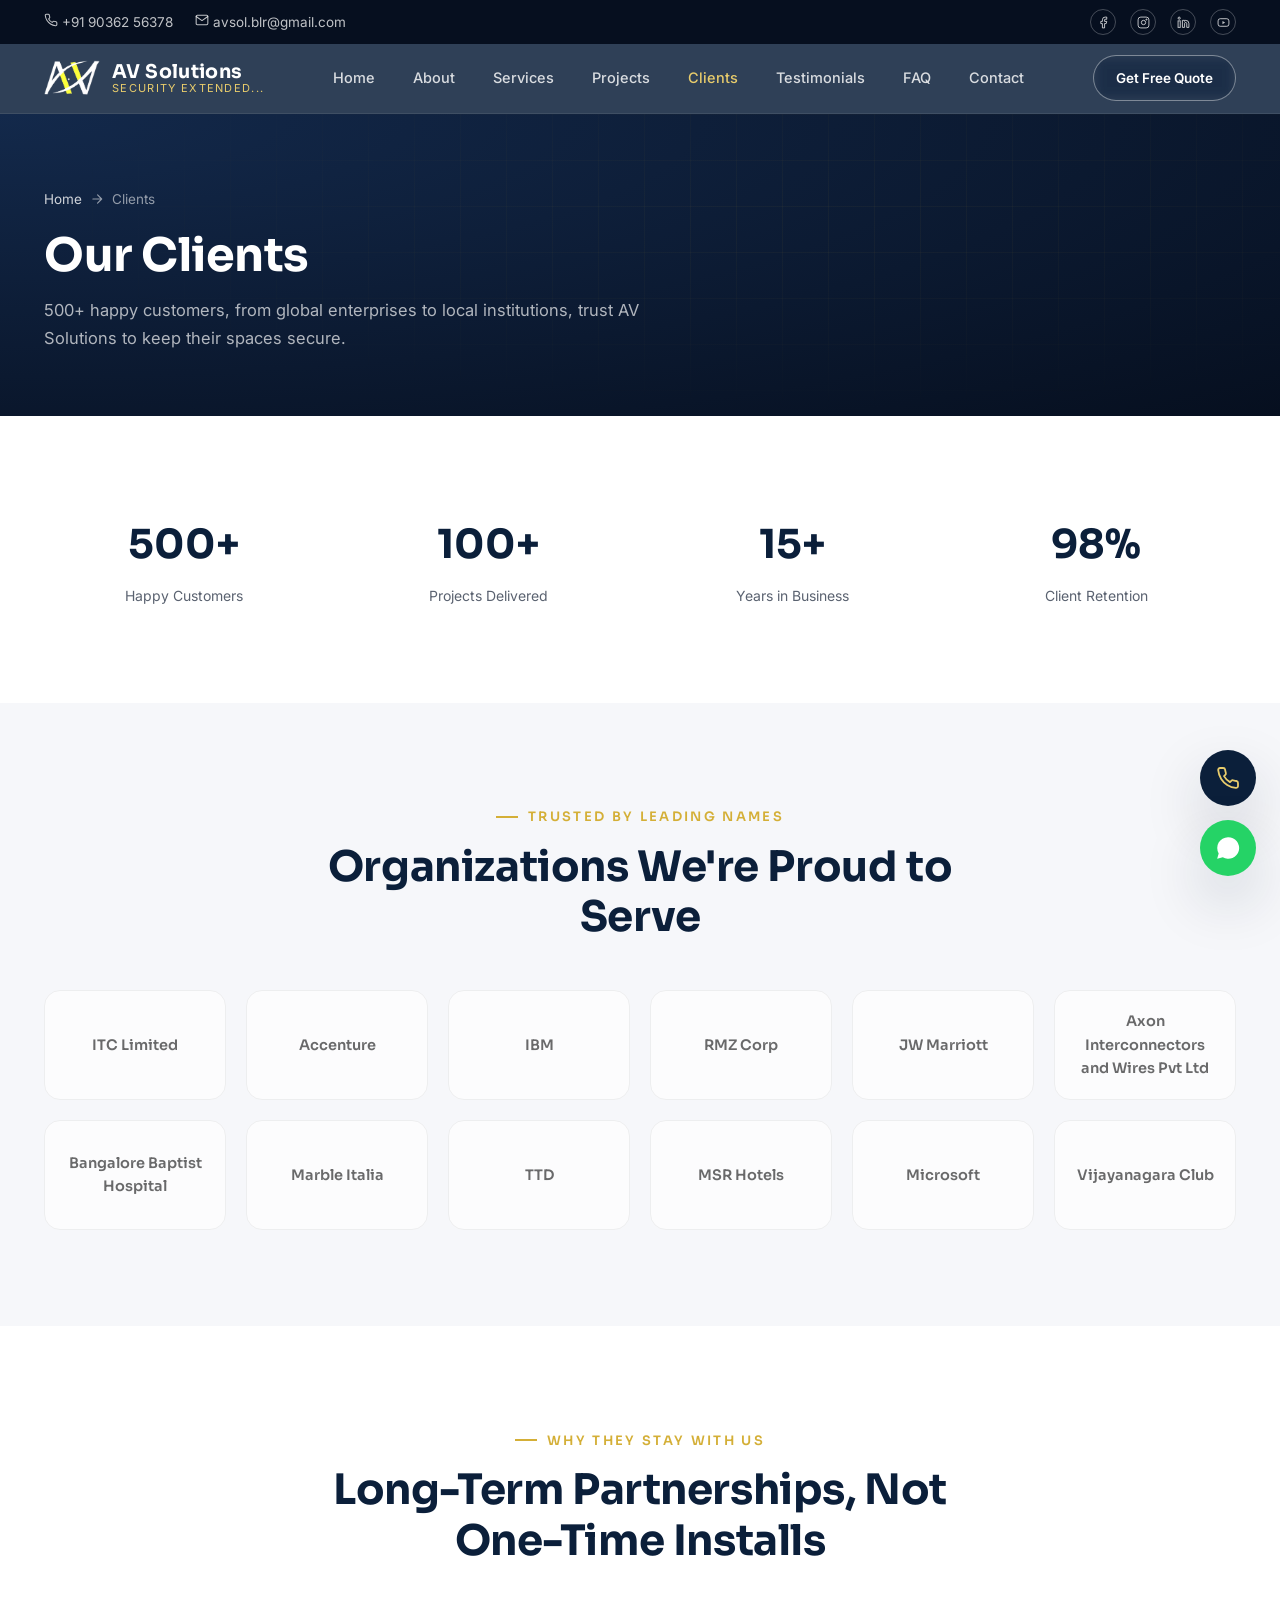
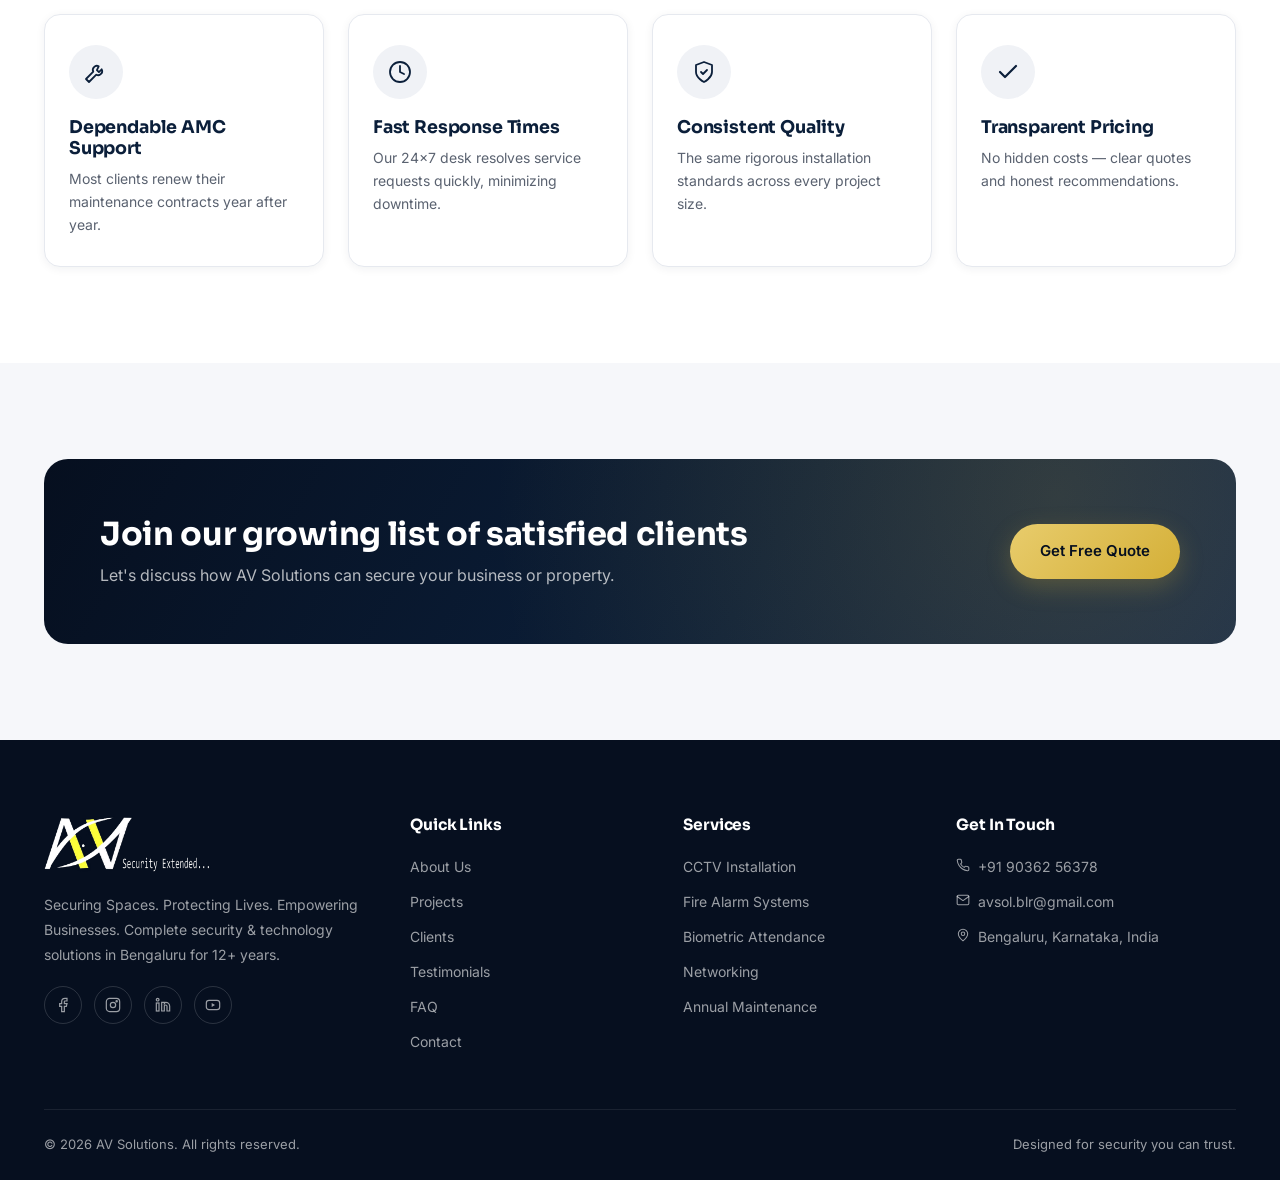
<file: Avs website/clients.html>
<!DOCTYPE html>
<html lang="en">
<head>
<meta charset="UTF-8">
<link rel="icon" href="{{ url_for('static', filename='images/av-logo-mark.png') }}">
<meta name="viewport" content="width=device-width, initial-scale=1.0">
<title>Our Clients | AV Solutions</title>
<meta name="description" content="See the organizations that trust AV Solutions for security and technology solutions, including ITC, Accenture, IBM, JW Marriott and more.">
<meta name="keywords" content="CCTV installation Bengaluru, fire alarm systems, biometric attendance, security systems, AMC, networking, AV Solutions">
<link rel="canonical" href="https://www.avsolutions.co.in/clients.html">
<meta property="og:title" content="Our Clients — AV Solutions">
<meta property="og:description" content="500+ happy customers trust AV Solutions.">
<meta property="og:type" content="website">
<link rel="icon" href="images/favicon.ico" sizes="any">
<link rel="icon" type="image/png" sizes="32x32" href="images/favicon-32x32.png">
<link rel="icon" type="image/png" sizes="16x16" href="images/favicon-16x16.png">
<link rel="apple-touch-icon" sizes="180x180" href="images/apple-touch-icon.png">
<link rel="preconnect" href="https://fonts.googleapis.com">
<link rel="preconnect" href="https://fonts.gstatic.com" crossorigin>
<link href="https://fonts.googleapis.com/css2?family=Sora:wght@500;600;700;800&amp;family=Inter:wght@400;500;600;700&amp;display=swap" rel="stylesheet">
<link rel="stylesheet" href="css/style.css">
</head>
<body>

<svg style="display:none" aria-hidden="true">
  <symbol id="icon-camera" viewBox="0 0 24 24" fill="none" stroke="currentColor" stroke-width="1.8" stroke-linecap="round" stroke-linejoin="round"><path d="M23 19a2 2 0 0 1-2 2H3a2 2 0 0 1-2-2V8a2 2 0 0 1 2-2h4l2-3h6l2 3h4a2 2 0 0 1 2 2z"/><circle cx="12" cy="13" r="4"/></symbol>
  <symbol id="icon-bell" viewBox="0 0 24 24" fill="none" stroke="currentColor" stroke-width="1.8" stroke-linecap="round" stroke-linejoin="round"><path d="M18 8a6 6 0 0 0-12 0c0 7-3 9-3 9h18s-3-2-3-9"/><path d="M13.73 21a2 2 0 0 1-3.46 0"/></symbol>
  <symbol id="icon-shield" viewBox="0 0 24 24" fill="none" stroke="currentColor" stroke-width="1.8" stroke-linecap="round" stroke-linejoin="round"><path d="M12 22s8-4 8-10V5l-8-3-8 3v7c0 6 8 10 8 10z"/><path d="m9 12 2 2 4-4"/></symbol>
  <symbol id="icon-fingerprint" viewBox="0 0 24 24" fill="none" stroke="currentColor" stroke-width="1.8" stroke-linecap="round" stroke-linejoin="round"><path d="M12 11a2 2 0 0 1 2 2c0 3.5-1 5.5-2 7"/><path d="M8 14a5 5 0 0 1 8-4"/><path d="M6 17c-1-2-1.5-3.5-1.5-6A7.5 7.5 0 0 1 19 8.5"/><path d="M4 10a9 9 0 0 1 14.5-6.5"/><path d="M2 8a11 11 0 0 1 3-6"/><path d="M10 22c-1-1.5-1.7-2.5-2.2-4"/></symbol>
  <symbol id="icon-network" viewBox="0 0 24 24" fill="none" stroke="currentColor" stroke-width="1.8" stroke-linecap="round" stroke-linejoin="round"><rect x="9" y="2" width="6" height="6" rx="1"/><rect x="2" y="16" width="6" height="6" rx="1"/><rect x="16" y="16" width="6" height="6" rx="1"/><path d="M12 8v4M12 12H5v4M12 12h7v4"/></symbol>
  <symbol id="icon-zap" viewBox="0 0 24 24" fill="none" stroke="currentColor" stroke-width="1.8" stroke-linecap="round" stroke-linejoin="round"><path d="M13 2 3 14h7l-1 8 10-12h-7z"/></symbol>
  <symbol id="icon-megaphone" viewBox="0 0 24 24" fill="none" stroke="currentColor" stroke-width="1.8" stroke-linecap="round" stroke-linejoin="round"><path d="m3 11 18-5v12L3 13z"/><path d="M11.6 16.8a3 3 0 1 1-5.8-1.6"/></symbol>
  <symbol id="icon-wrench" viewBox="0 0 24 24" fill="none" stroke="currentColor" stroke-width="1.8" stroke-linecap="round" stroke-linejoin="round"><path d="M14.7 6.3a4 4 0 0 0-5.4 5.4L2 19l3 3 7.3-7.3a4 4 0 0 0 5.4-5.4l-2.8 2.8-2-2z"/></symbol>
  <symbol id="icon-check" viewBox="0 0 24 24" fill="none" stroke="currentColor" stroke-width="2.2" stroke-linecap="round" stroke-linejoin="round"><path d="M20 6 9 17l-5-5"/></symbol>
  <symbol id="icon-arrow-right" viewBox="0 0 24 24" fill="none" stroke="currentColor" stroke-width="2" stroke-linecap="round" stroke-linejoin="round"><path d="M5 12h14M13 5l7 7-7 7"/></symbol>
  <symbol id="icon-phone" viewBox="0 0 24 24" fill="none" stroke="currentColor" stroke-width="1.8" stroke-linecap="round" stroke-linejoin="round"><path d="M22 16.9v3a2 2 0 0 1-2.2 2 19.8 19.8 0 0 1-8.6-3 19.5 19.5 0 0 1-6-6 19.8 19.8 0 0 1-3-8.7A2 2 0 0 1 4.1 2h3a2 2 0 0 1 2 1.7c.1 1 .4 2.1.7 3a2 2 0 0 1-.5 2.1L8 10.1a16 16 0 0 0 6 6l1.3-1.3a2 2 0 0 1 2.1-.5c1 .3 2 .6 3 .7a2 2 0 0 1 1.6 2z"/></symbol>
  <symbol id="icon-mail" viewBox="0 0 24 24" fill="none" stroke="currentColor" stroke-width="1.8" stroke-linecap="round" stroke-linejoin="round"><rect x="2" y="4" width="20" height="16" rx="2"/><path d="m22 6-10 7L2 6"/></symbol>
  <symbol id="icon-map-pin" viewBox="0 0 24 24" fill="none" stroke="currentColor" stroke-width="1.8" stroke-linecap="round" stroke-linejoin="round"><path d="M20 10c0 6-8 12-8 12s-8-6-8-12a8 8 0 0 1 16 0z"/><circle cx="12" cy="10" r="3"/></symbol>
  <symbol id="icon-clock" viewBox="0 0 24 24" fill="none" stroke="currentColor" stroke-width="1.8" stroke-linecap="round" stroke-linejoin="round"><circle cx="12" cy="12" r="10"/><path d="M12 6v6l4 2"/></symbol>
  <symbol id="icon-whatsapp" viewBox="0 0 24 24" fill="currentColor"><path d="M17.5 14.4c-.3-.1-1.6-.8-1.9-.9-.2-.1-.4-.1-.6.1-.2.3-.7.9-.8 1-.2.2-.3.2-.5.1-1.5-.7-2.5-1.3-3.5-3-.3-.5.3-.4.8-1.4.1-.2 0-.4 0-.5-.1-.1-.6-1.5-.8-2-.2-.5-.4-.4-.6-.4h-.5c-.2 0-.5.1-.7.3-.3.3-1 1-1 2.4s1 2.8 1.2 3c.1.2 2.1 3.2 5 4.4.7.3 1.3.5 1.7.6.7.2 1.4.2 1.9.1.6-.1 1.6-.7 1.9-1.3.2-.6.2-1.1.2-1.2-.1-.1-.2-.2-.5-.3z"/><path d="M12 2a10 10 0 0 0-8.6 15L2 22l5.2-1.4A10 10 0 1 0 12 2z"/></symbol>
  <symbol id="icon-facebook" viewBox="0 0 24 24" fill="none" stroke="currentColor" stroke-width="1.8"><path d="M18 2h-3a5 5 0 0 0-5 5v3H7v4h3v8h4v-8h3l1-4h-4V7a1 1 0 0 1 1-1h3z"/></symbol>
  <symbol id="icon-instagram" viewBox="0 0 24 24" fill="none" stroke="currentColor" stroke-width="1.8"><rect x="2" y="2" width="20" height="20" rx="5"/><circle cx="12" cy="12" r="4"/><circle cx="17.5" cy="6.5" r="1"/></symbol>
  <symbol id="icon-linkedin" viewBox="0 0 24 24" fill="none" stroke="currentColor" stroke-width="1.8"><path d="M16 8a6 6 0 0 1 6 6v7h-4v-7a2 2 0 0 0-4 0v7h-4V8h4v2a6 6 0 0 1 2-2z"/><rect x="2" y="9" width="4" height="12"/><circle cx="4" cy="4" r="2"/></symbol>
  <symbol id="icon-youtube" viewBox="0 0 24 24" fill="none" stroke="currentColor" stroke-width="1.8"><rect x="2" y="5" width="20" height="14" rx="4"/><path d="m10 9 5 3-5 3z" fill="currentColor" stroke="none"/></symbol>
  <symbol id="icon-star" viewBox="0 0 24 24" fill="currentColor"><path d="m12 2 3.1 6.3 6.9 1-5 4.9L18.2 21 12 17.8 5.8 21l1.2-6.8-5-4.9 6.9-1z"/></symbol>
</svg>

<!-- ================= TOP BAR ================= -->
<div class="topbar">
  <div class="container">
    <div class="topbar-links">
      <a href="tel:+919036256378"><svg width="14" height="14"><use href="#icon-phone"/></svg> +91 90362 56378</a>
      <a href="mailto:avsol.blr@gmail.com"><svg width="14" height="14"><use href="#icon-mail"/></svg> avsol.blr@gmail.com</a>
    </div>
    <div class="topbar-social">
      <a href="#" aria-label="Facebook"><svg width="13" height="13"><use href="#icon-facebook"/></svg></a>
      <a href="#" aria-label="Instagram"><svg width="13" height="13"><use href="#icon-instagram"/></svg></a>
      <a href="#" aria-label="LinkedIn"><svg width="13" height="13"><use href="#icon-linkedin"/></svg></a>
      <a href="#" aria-label="YouTube"><svg width="13" height="13"><use href="#icon-youtube"/></svg></a>
    </div>
  </div>
</div>

<!-- ================= NAVBAR ================= -->
<header class="navbar">
  <div class="container">
    <a href="index.html" class="brand" aria-label="AV Solutions — Home">
      <img src="images/av-logo-mark.png" alt="AV Solutions logo" class="brand-logo">
      <span class="brand-text"><strong>AV Solutions</strong><span>Security Extended...</span></span>
    </a>
    <nav class="nav-links" id="nav-links">
      <a href="index.html">Home</a>
      <a href="about.html">About</a>
      <a href="services.html">Services</a>
      <a href="projects.html">Projects</a>
      <a href="clients.html" class="active">Clients</a>
      <a href="testimonials.html">Testimonials</a>
      <a href="faq.html">FAQ</a>
      <a href="contact.html">Contact</a>
    </nav>
    <div class="nav-cta">
      <a href="contact.html" class="btn btn-outline btn-sm">Get Free Quote</a>
      <button class="nav-toggle" aria-label="Toggle menu" aria-expanded="false">
        <span></span><span></span><span></span>
      </button>
    </div>
  </div>
</header>


<main>
  <!-- ================= PAGE HERO ================= -->
  <section class="page-hero">
    <div class="hero-grid-bg"></div>
    <div class="container">
      <div class="breadcrumb"><a href="index.html">Home</a> <svg width="14" height="14"><use href="#icon-arrow-right"/></svg> <span>Clients</span></div>
      <h1>Our Clients</h1>
      <p>500+ happy customers, from global enterprises to local institutions, trust AV Solutions to keep their spaces secure.</p>
    </div>
  </section>

  <!-- ================= STATS ================= -->
  <section class="section-pad">
    <div class="container">
      <div class="stats-bar reveal">
        <div><div class="num"><span data-count="500" data-suffix="+">0+</span></div><div class="lbl">Happy Customers</div></div>
        <div><div class="num"><span data-count="100" data-suffix="+">0+</span></div><div class="lbl">Projects Delivered</div></div>
        <div><div class="num"><span data-count="15" data-suffix="+">0+</span></div><div class="lbl">Years in Business</div></div>
        <div><div class="num"><span data-count="98" data-suffix="%">0%</span></div><div class="lbl">Client Retention</div></div>
      </div>
    </div>
  </section>

  <!-- ================= LOGO GRID ================= -->
  <section class="section-pad bg-panel">
    <div class="container">
      <div class="section-head center reveal">
        <div class="eyebrow">Trusted By Leading Names</div>
        <h2>Organizations We're Proud to Serve</h2>
      </div>
      <div class="logo-strip reveal">
        <div class="logo-tile">ITC Limited</div>
        <div class="logo-tile">Accenture</div>
        <div class="logo-tile">IBM</div>
        <div class="logo-tile">RMZ Corp</div>
        <div class="logo-tile">JW Marriott</div>
        <div class="logo-tile">Axon Interconnectors and Wires Pvt Ltd</div>
        <div class="logo-tile">Bangalore Baptist Hospital</div>
        <div class="logo-tile">Marble Italia</div>
        <div class="logo-tile">TTD</div>
        <div class="logo-tile">MSR Hotels</div>
        <div class="logo-tile">Microsoft</div>
        <div class="logo-tile">Vijayanagara Club</div>
      </div>
    </div>
  </section>

  <!-- ================= WHY CLIENTS STAY ================= -->
  <section class="section-pad">
    <div class="container">
      <div class="section-head center reveal">
        <div class="eyebrow">Why They Stay With Us</div>
        <h2>Long-Term Partnerships, Not One-Time Installs</h2>
      </div>
      <div class="why-grid">
        <div class="card why-card reveal"><div class="icon-circle"><svg width="24" height="24"><use href="#icon-wrench"/></svg></div><h3>Dependable AMC Support</h3><p>Most clients renew their maintenance contracts year after year.</p></div>
        <div class="card why-card reveal"><div class="icon-circle"><svg width="24" height="24"><use href="#icon-clock"/></svg></div><h3>Fast Response Times</h3><p>Our 24×7 desk resolves service requests quickly, minimizing downtime.</p></div>
        <div class="card why-card reveal"><div class="icon-circle"><svg width="24" height="24"><use href="#icon-shield"/></svg></div><h3>Consistent Quality</h3><p>The same rigorous installation standards across every project size.</p></div>
        <div class="card why-card reveal"><div class="icon-circle"><svg width="24" height="24"><use href="#icon-check"/></svg></div><h3>Transparent Pricing</h3><p>No hidden costs — clear quotes and honest recommendations.</p></div>
      </div>
    </div>
  </section>

  <section class="section-pad bg-panel">
    <div class="container">
      <div class="cta-banner reveal">
        <div><h2>Join our growing list of satisfied clients</h2><p>Let's discuss how AV Solutions can secure your business or property.</p></div>
        <div class="cta-actions"><a href="contact.html" class="btn btn-gold">Get Free Quote</a></div>
      </div>
    </div>
  </section>

</main>

<!-- ================= FOOTER ================= -->
<footer class="site-footer">
  <div class="container">
    <div class="footer-grid">
      <div>
        <a href="index.html" class="brand footer-brand" aria-label="AV Solutions — Home">
          <img src="images/av-logo-full.png" alt="AV Solutions — Security Extended..." class="footer-logo">
        </a>
        <p>Securing Spaces. Protecting Lives. Empowering Businesses. Complete security &amp; technology solutions in Bengaluru for 12+ years.</p>
        <div class="footer-social">
          <a href="#" aria-label="Facebook"><svg width="16" height="16"><use href="#icon-facebook"/></svg></a>
          <a href="#" aria-label="Instagram"><svg width="16" height="16"><use href="#icon-instagram"/></svg></a>
          <a href="#" aria-label="LinkedIn"><svg width="16" height="16"><use href="#icon-linkedin"/></svg></a>
          <a href="#" aria-label="YouTube"><svg width="16" height="16"><use href="#icon-youtube"/></svg></a>
        </div>
      </div>
      <div>
        <h4>Quick Links</h4>
        <div class="footer-links">
          <a href="about.html">About Us</a>
          <a href="projects.html">Projects</a>
          <a href="clients.html">Clients</a>
          <a href="testimonials.html">Testimonials</a>
          <a href="faq.html">FAQ</a>
          <a href="contact.html">Contact</a>
        </div>
      </div>
      <div>
        <h4>Services</h4>
        <div class="footer-links">
          <a href="services.html#cctv">CCTV Installation</a>
          <a href="services.html#fire-alarm">Fire Alarm Systems</a>
          <a href="services.html#biometric">Biometric Attendance</a>
          <a href="services.html#networking">Networking</a>
          <a href="services.html#amc">Annual Maintenance</a>
        </div>
      </div>
      <div>
        <h4>Get In Touch</h4>
        <div class="footer-links">
          <a href="tel:+919036256378"><svg width="14" height="14"><use href="#icon-phone"/></svg>&nbsp; +91 90362 56378</a>
          <a href="mailto:avsol.blr@gmail.com"><svg width="14" height="14"><use href="#icon-mail"/></svg>&nbsp; avsol.blr@gmail.com</a>
          <a href="contact.html"><svg width="14" height="14"><use href="#icon-map-pin"/></svg>&nbsp; Bengaluru, Karnataka, India</a>
        </div>
      </div>
    </div>
    <div class="footer-bottom">
      <span>© <span class="current-year">2026</span> AV Solutions. All rights reserved.</span>
      <span>Designed for security you can trust.</span>
    </div>
  </div>
</footer>

<!-- ================= FLOATING BUTTONS ================= -->
<div class="float-stack">
  <button class="float-btn scroll-top" aria-label="Scroll to top"><svg width="20" height="20" fill="none" stroke="currentColor" stroke-width="2" viewBox="0 0 24 24"><path d="m18 15-6-6-6 6"/></svg></button>
  <a href="tel:+919036256378" class="float-btn float-call" aria-label="Call us"><svg width="24" height="24"><use href="#icon-phone"/></svg></a>
  <a href="https://wa.me/919036256378" target="_blank" rel="noopener" class="float-btn float-whatsapp" aria-label="Chat on WhatsApp"><svg width="26" height="26"><use href="#icon-whatsapp"/></svg></a>
</div>

<script src="js/script.js"></script>
</body>
</html>
</file>
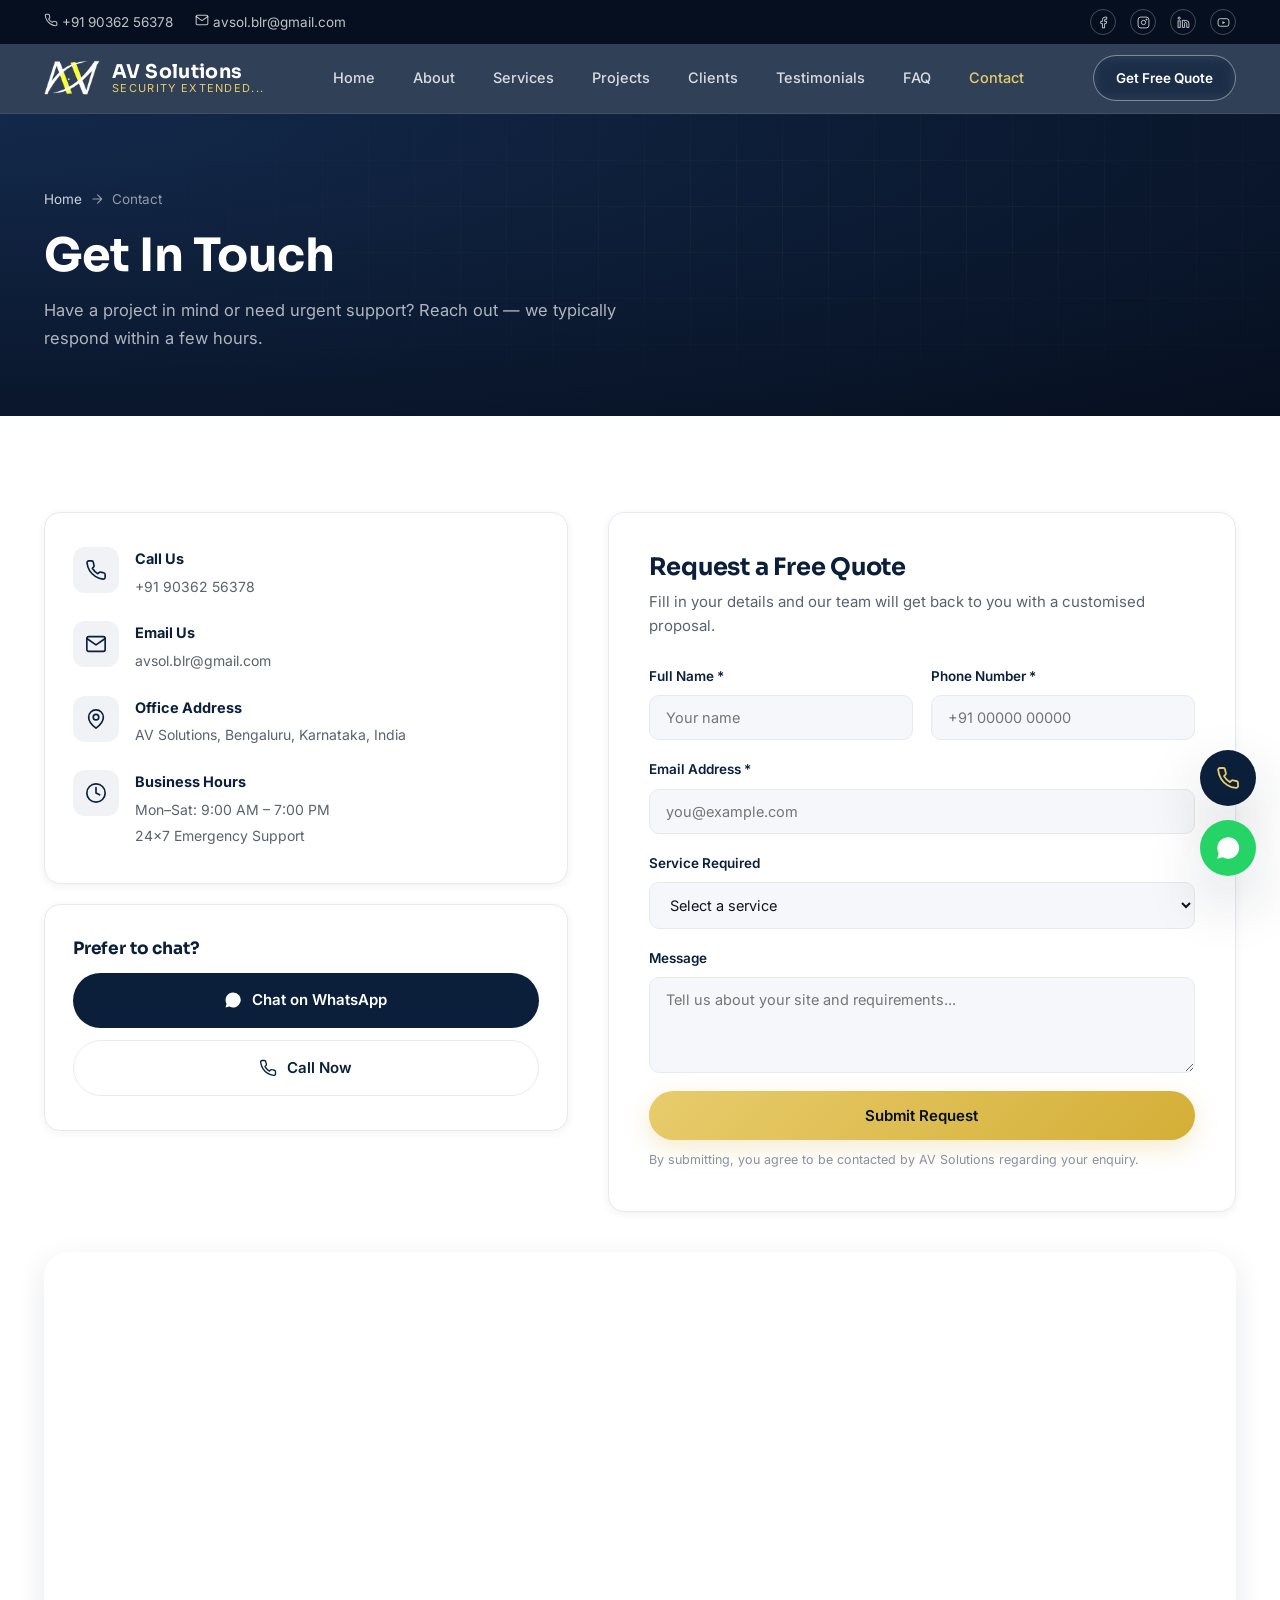
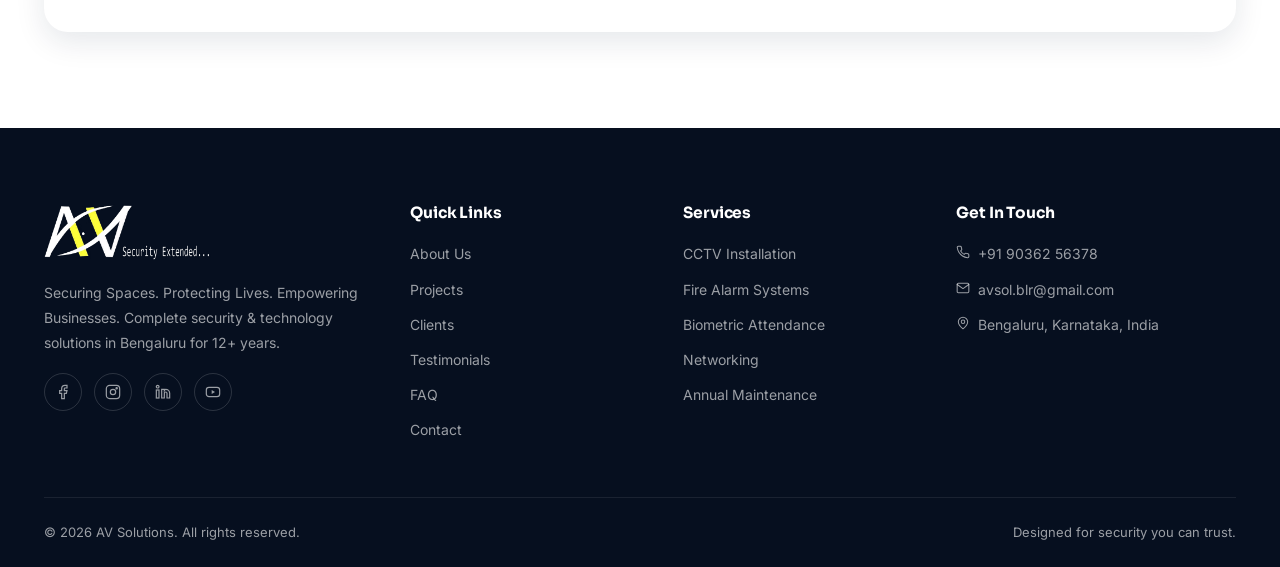
<file: Avs website/contact.html>
<!DOCTYPE html>
<html lang="en">
<head>
<meta charset="UTF-8">
<link rel="icon" href="{{ url_for('static', filename='images/av-logo-mark.png') }}">
<meta name="viewport" content="width=device-width, initial-scale=1.0">
<title>Contact Us | AV Solutions — Bengaluru</title>
<meta name="description" content="Get in touch with AV Solutions for a free quote or site survey. Call, WhatsApp or fill our contact form for CCTV, fire safety and security solutions.">
<meta name="keywords" content="CCTV installation Bengaluru, fire alarm systems, biometric attendance, security systems, AMC, networking, AV Solutions">
<link rel="canonical" href="https://www.avsolutions.co.in/contact.html">
<meta property="og:title" content="Contact AV Solutions">
<meta property="og:description" content="Get a free quote or book a site survey today.">
<meta property="og:type" content="website">
<link rel="icon" href="images/favicon.ico" sizes="any">
<link rel="icon" type="image/png" sizes="32x32" href="images/favicon-32x32.png">
<link rel="icon" type="image/png" sizes="16x16" href="images/favicon-16x16.png">
<link rel="apple-touch-icon" sizes="180x180" href="images/apple-touch-icon.png">
<link rel="preconnect" href="https://fonts.googleapis.com">
<link rel="preconnect" href="https://fonts.gstatic.com" crossorigin>
<link href="https://fonts.googleapis.com/css2?family=Sora:wght@500;600;700;800&amp;family=Inter:wght@400;500;600;700&amp;display=swap" rel="stylesheet">
<link rel="stylesheet" href="css/style.css">
</head>
<body>

<svg style="display:none" aria-hidden="true">
  <symbol id="icon-camera" viewBox="0 0 24 24" fill="none" stroke="currentColor" stroke-width="1.8" stroke-linecap="round" stroke-linejoin="round"><path d="M23 19a2 2 0 0 1-2 2H3a2 2 0 0 1-2-2V8a2 2 0 0 1 2-2h4l2-3h6l2 3h4a2 2 0 0 1 2 2z"/><circle cx="12" cy="13" r="4"/></symbol>
  <symbol id="icon-bell" viewBox="0 0 24 24" fill="none" stroke="currentColor" stroke-width="1.8" stroke-linecap="round" stroke-linejoin="round"><path d="M18 8a6 6 0 0 0-12 0c0 7-3 9-3 9h18s-3-2-3-9"/><path d="M13.73 21a2 2 0 0 1-3.46 0"/></symbol>
  <symbol id="icon-shield" viewBox="0 0 24 24" fill="none" stroke="currentColor" stroke-width="1.8" stroke-linecap="round" stroke-linejoin="round"><path d="M12 22s8-4 8-10V5l-8-3-8 3v7c0 6 8 10 8 10z"/><path d="m9 12 2 2 4-4"/></symbol>
  <symbol id="icon-fingerprint" viewBox="0 0 24 24" fill="none" stroke="currentColor" stroke-width="1.8" stroke-linecap="round" stroke-linejoin="round"><path d="M12 11a2 2 0 0 1 2 2c0 3.5-1 5.5-2 7"/><path d="M8 14a5 5 0 0 1 8-4"/><path d="M6 17c-1-2-1.5-3.5-1.5-6A7.5 7.5 0 0 1 19 8.5"/><path d="M4 10a9 9 0 0 1 14.5-6.5"/><path d="M2 8a11 11 0 0 1 3-6"/><path d="M10 22c-1-1.5-1.7-2.5-2.2-4"/></symbol>
  <symbol id="icon-network" viewBox="0 0 24 24" fill="none" stroke="currentColor" stroke-width="1.8" stroke-linecap="round" stroke-linejoin="round"><rect x="9" y="2" width="6" height="6" rx="1"/><rect x="2" y="16" width="6" height="6" rx="1"/><rect x="16" y="16" width="6" height="6" rx="1"/><path d="M12 8v4M12 12H5v4M12 12h7v4"/></symbol>
  <symbol id="icon-zap" viewBox="0 0 24 24" fill="none" stroke="currentColor" stroke-width="1.8" stroke-linecap="round" stroke-linejoin="round"><path d="M13 2 3 14h7l-1 8 10-12h-7z"/></symbol>
  <symbol id="icon-megaphone" viewBox="0 0 24 24" fill="none" stroke="currentColor" stroke-width="1.8" stroke-linecap="round" stroke-linejoin="round"><path d="m3 11 18-5v12L3 13z"/><path d="M11.6 16.8a3 3 0 1 1-5.8-1.6"/></symbol>
  <symbol id="icon-wrench" viewBox="0 0 24 24" fill="none" stroke="currentColor" stroke-width="1.8" stroke-linecap="round" stroke-linejoin="round"><path d="M14.7 6.3a4 4 0 0 0-5.4 5.4L2 19l3 3 7.3-7.3a4 4 0 0 0 5.4-5.4l-2.8 2.8-2-2z"/></symbol>
  <symbol id="icon-check" viewBox="0 0 24 24" fill="none" stroke="currentColor" stroke-width="2.2" stroke-linecap="round" stroke-linejoin="round"><path d="M20 6 9 17l-5-5"/></symbol>
  <symbol id="icon-arrow-right" viewBox="0 0 24 24" fill="none" stroke="currentColor" stroke-width="2" stroke-linecap="round" stroke-linejoin="round"><path d="M5 12h14M13 5l7 7-7 7"/></symbol>
  <symbol id="icon-phone" viewBox="0 0 24 24" fill="none" stroke="currentColor" stroke-width="1.8" stroke-linecap="round" stroke-linejoin="round"><path d="M22 16.9v3a2 2 0 0 1-2.2 2 19.8 19.8 0 0 1-8.6-3 19.5 19.5 0 0 1-6-6 19.8 19.8 0 0 1-3-8.7A2 2 0 0 1 4.1 2h3a2 2 0 0 1 2 1.7c.1 1 .4 2.1.7 3a2 2 0 0 1-.5 2.1L8 10.1a16 16 0 0 0 6 6l1.3-1.3a2 2 0 0 1 2.1-.5c1 .3 2 .6 3 .7a2 2 0 0 1 1.6 2z"/></symbol>
  <symbol id="icon-mail" viewBox="0 0 24 24" fill="none" stroke="currentColor" stroke-width="1.8" stroke-linecap="round" stroke-linejoin="round"><rect x="2" y="4" width="20" height="16" rx="2"/><path d="m22 6-10 7L2 6"/></symbol>
  <symbol id="icon-map-pin" viewBox="0 0 24 24" fill="none" stroke="currentColor" stroke-width="1.8" stroke-linecap="round" stroke-linejoin="round"><path d="M20 10c0 6-8 12-8 12s-8-6-8-12a8 8 0 0 1 16 0z"/><circle cx="12" cy="10" r="3"/></symbol>
  <symbol id="icon-clock" viewBox="0 0 24 24" fill="none" stroke="currentColor" stroke-width="1.8" stroke-linecap="round" stroke-linejoin="round"><circle cx="12" cy="12" r="10"/><path d="M12 6v6l4 2"/></symbol>
  <symbol id="icon-whatsapp" viewBox="0 0 24 24" fill="currentColor"><path d="M17.5 14.4c-.3-.1-1.6-.8-1.9-.9-.2-.1-.4-.1-.6.1-.2.3-.7.9-.8 1-.2.2-.3.2-.5.1-1.5-.7-2.5-1.3-3.5-3-.3-.5.3-.4.8-1.4.1-.2 0-.4 0-.5-.1-.1-.6-1.5-.8-2-.2-.5-.4-.4-.6-.4h-.5c-.2 0-.5.1-.7.3-.3.3-1 1-1 2.4s1 2.8 1.2 3c.1.2 2.1 3.2 5 4.4.7.3 1.3.5 1.7.6.7.2 1.4.2 1.9.1.6-.1 1.6-.7 1.9-1.3.2-.6.2-1.1.2-1.2-.1-.1-.2-.2-.5-.3z"/><path d="M12 2a10 10 0 0 0-8.6 15L2 22l5.2-1.4A10 10 0 1 0 12 2z"/></symbol>
  <symbol id="icon-facebook" viewBox="0 0 24 24" fill="none" stroke="currentColor" stroke-width="1.8"><path d="M18 2h-3a5 5 0 0 0-5 5v3H7v4h3v8h4v-8h3l1-4h-4V7a1 1 0 0 1 1-1h3z"/></symbol>
  <symbol id="icon-instagram" viewBox="0 0 24 24" fill="none" stroke="currentColor" stroke-width="1.8"><rect x="2" y="2" width="20" height="20" rx="5"/><circle cx="12" cy="12" r="4"/><circle cx="17.5" cy="6.5" r="1"/></symbol>
  <symbol id="icon-linkedin" viewBox="0 0 24 24" fill="none" stroke="currentColor" stroke-width="1.8"><path d="M16 8a6 6 0 0 1 6 6v7h-4v-7a2 2 0 0 0-4 0v7h-4V8h4v2a6 6 0 0 1 2-2z"/><rect x="2" y="9" width="4" height="12"/><circle cx="4" cy="4" r="2"/></symbol>
  <symbol id="icon-youtube" viewBox="0 0 24 24" fill="none" stroke="currentColor" stroke-width="1.8"><rect x="2" y="5" width="20" height="14" rx="4"/><path d="m10 9 5 3-5 3z" fill="currentColor" stroke="none"/></symbol>
  <symbol id="icon-star" viewBox="0 0 24 24" fill="currentColor"><path d="m12 2 3.1 6.3 6.9 1-5 4.9L18.2 21 12 17.8 5.8 21l1.2-6.8-5-4.9 6.9-1z"/></symbol>
</svg>

<!-- ================= TOP BAR ================= -->
<div class="topbar">
  <div class="container">
    <div class="topbar-links">
      <a href="tel:+919036256378"><svg width="14" height="14"><use href="#icon-phone"/></svg> +91 90362 56378</a>
      <a href="mailto:avsol.blr@gmail.com"><svg width="14" height="14"><use href="#icon-mail"/></svg> avsol.blr@gmail.com</a>
    </div>
    <div class="topbar-social">
      <a href="#" aria-label="Facebook"><svg width="13" height="13"><use href="#icon-facebook"/></svg></a>
      <a href="#" aria-label="Instagram"><svg width="13" height="13"><use href="#icon-instagram"/></svg></a>
      <a href="#" aria-label="LinkedIn"><svg width="13" height="13"><use href="#icon-linkedin"/></svg></a>
      <a href="#" aria-label="YouTube"><svg width="13" height="13"><use href="#icon-youtube"/></svg></a>
    </div>
  </div>
</div>

<!-- ================= NAVBAR ================= -->
<header class="navbar">
  <div class="container">
    <a href="index.html" class="brand" aria-label="AV Solutions — Home">
      <img src="images/av-logo-mark.png" alt="AV Solutions logo" class="brand-logo">
      <span class="brand-text"><strong>AV Solutions</strong><span>Security Extended...</span></span>
    </a>
    <nav class="nav-links" id="nav-links">
      <a href="index.html">Home</a>
      <a href="about.html">About</a>
      <a href="services.html">Services</a>
      <a href="projects.html">Projects</a>
      <a href="clients.html">Clients</a>
      <a href="testimonials.html">Testimonials</a>
      <a href="faq.html">FAQ</a>
      <a href="contact.html" class="active">Contact</a>
    </nav>
    <div class="nav-cta">
      <a href="contact.html" class="btn btn-outline btn-sm">Get Free Quote</a>
      <button class="nav-toggle" aria-label="Toggle menu" aria-expanded="false">
        <span></span><span></span><span></span>
      </button>
    </div>
  </div>
</header>


<main>
  <!-- ================= PAGE HERO ================= -->
  <section class="page-hero">
    <div class="hero-grid-bg"></div>
    <div class="container">
      <div class="breadcrumb"><a href="index.html">Home</a> <svg width="14" height="14"><use href="#icon-arrow-right"/></svg> <span>Contact</span></div>
      <h1>Get In Touch</h1>
      <p>Have a project in mind or need urgent support? Reach out — we typically respond within a few hours.</p>
    </div>
  </section>

  <!-- ================= CONTACT GRID ================= -->
  <section class="section-pad" id="survey">
    <div class="container">
      <div class="contact-grid">

        <!-- Contact Info -->
        <div>
          <div class="card contact-info-card reveal">
            <div class="contact-row">
              <div class="icon-box"><svg width="22" height="22"><use href="#icon-phone"/></svg></div>
              <div><strong>Call Us</strong><a href="tel:+919036256378">+91 90362 56378</a></div>
            </div>
            <div class="contact-row">
              <div class="icon-box"><svg width="22" height="22"><use href="#icon-mail"/></svg></div>
              <div><strong>Email Us</strong><a href="mailto:avsol.blr@gmail.com">avsol.blr@gmail.com</a></div>
            </div>
            <div class="contact-row">
              <div class="icon-box"><svg width="22" height="22"><use href="#icon-map-pin"/></svg></div>
              <div><strong>Office Address</strong><span>AV Solutions, Bengaluru, Karnataka, India</span></div>
            </div>
            <div class="contact-row">
              <div class="icon-box"><svg width="22" height="22"><use href="#icon-clock"/></svg></div>
              <div><strong>Business Hours</strong><span>Mon–Sat: 9:00 AM – 7:00 PM<br>24×7 Emergency Support</span></div>
            </div>
          </div>

          <div class="card contact-info-card reveal">
            <h3 style="font-size:17px;margin-bottom:14px;">Prefer to chat?</h3>
            <div style="display:flex;flex-direction:column;gap:12px;">
              <a href="https://wa.me/919036256378" target="_blank" rel="noopener" class="btn btn-navy btn-block"><svg width="18" height="18"><use href="#icon-whatsapp"/></svg> Chat on WhatsApp</a>
              <a href="tel:+919036256378" class="btn btn-outline btn-block" style="color:var(--navy);border-color:var(--border);"><svg width="18" height="18"><use href="#icon-phone"/></svg> Call Now</a>
            </div>
          </div>
        </div>

        <!-- Contact Form -->
        <div class="card form-card reveal">
          <h2 style="font-size:24px;margin-bottom:8px;">Request a Free Quote</h2>
          <p style="color:var(--text-gray);margin-bottom:26px;font-size:15px;">Fill in your details and our team will get back to you with a customised proposal.</p>
          <form id="contact-form">
            <div class="form-grid">
              <div class="field">
                <label for="name">Full Name *</label>
                <input type="text" id="name" name="name" placeholder="Your name" required>
              </div>
              <div class="field">
                <label for="phone">Phone Number *</label>
                <input type="tel" id="phone" name="phone" placeholder="+91 00000 00000" required>
              </div>
            </div>
            <div class="field">
              <label for="email">Email Address *</label>
              <input type="email" id="email" name="email" placeholder="you@example.com" required>
            </div>
            <div class="field">
              <label for="service">Service Required</label>
              <select id="service" name="service">
                <option value="">Select a service</option>
                <option>CCTV Installation</option>
                <option>Fire Alarm Systems</option>
                <option>Fire Safety Equipment</option>
                <option>Biometric Attendance</option>
                <option>Networking</option>
                <option>Electrical Solutions</option>
                <option>Public Address Systems</option>
                <option>Annual Maintenance Contract</option>
                <option>Other / Not Sure</option>
              </select>
            </div>
            <div class="field">
              <label for="message">Message</label>
              <textarea id="message" name="message" rows="4" placeholder="Tell us about your site and requirements..."></textarea>
            </div>
            <button type="submit" class="btn btn-gold btn-block">Submit Request</button>
            <p class="form-note">By submitting, you agree to be contacted by AV Solutions regarding your enquiry.</p>
            <div class="form-success" id="form-success">
              <svg width="20" height="20"><use href="#icon-check"/></svg>
              Thank you! Your request has been received — our team will contact you shortly.
            </div>
          </form>
        </div>
      </div>

      <!-- Map -->
      <div class="map-wrap reveal">
        <iframe src="https://www.google.com/maps/embed?pb=!1m18!1m12!1m3!1d242.8635954534209!2d77.50449049910176!3d13.110743368471647!2m3!1f0!2f0!3f0!3m2!1i1024!2i768!4f13.1!3m3!1m2!1s0x3bae23b98f43f1db%3A0xa41dde5fc21e67a6!2sgreen%20valley%20layout!5e0!3m2!1sen!2sin!4v1784963550527!5m2!1sen!2sin" width="600" height="450" style="border:0;" allowfullscreen="" loading="lazy" referrerpolicy="strict-origin-when-cross-origin"title="AV Solutions office location map"></iframe>
      </div>
    </div>
  </section>

</main>

<!-- ================= FOOTER ================= -->
<footer class="site-footer">
  <div class="container">
    <div class="footer-grid">
      <div>
        <a href="index.html" class="brand footer-brand" aria-label="AV Solutions — Home">
          <img src="images/av-logo-full.png" alt="AV Solutions — Security Extended..." class="footer-logo">
        </a>
        <p>Securing Spaces. Protecting Lives. Empowering Businesses. Complete security &amp; technology solutions in Bengaluru for 12+ years.</p>
        <div class="footer-social">
          <a href="#" aria-label="Facebook"><svg width="16" height="16"><use href="#icon-facebook"/></svg></a>
          <a href="#" aria-label="Instagram"><svg width="16" height="16"><use href="#icon-instagram"/></svg></a>
          <a href="#" aria-label="LinkedIn"><svg width="16" height="16"><use href="#icon-linkedin"/></svg></a>
          <a href="#" aria-label="YouTube"><svg width="16" height="16"><use href="#icon-youtube"/></svg></a>
        </div>
      </div>
      <div>
        <h4>Quick Links</h4>
        <div class="footer-links">
          <a href="about.html">About Us</a>
          <a href="projects.html">Projects</a>
          <a href="clients.html">Clients</a>
          <a href="testimonials.html">Testimonials</a>
          <a href="faq.html">FAQ</a>
          <a href="contact.html">Contact</a>
        </div>
      </div>
      <div>
        <h4>Services</h4>
        <div class="footer-links">
          <a href="services.html#cctv">CCTV Installation</a>
          <a href="services.html#fire-alarm">Fire Alarm Systems</a>
          <a href="services.html#biometric">Biometric Attendance</a>
          <a href="services.html#networking">Networking</a>
          <a href="services.html#amc">Annual Maintenance</a>
        </div>
      </div>
      <div>
        <h4>Get In Touch</h4>
        <div class="footer-links">
          <a href="tel:+919036256378"><svg width="14" height="14"><use href="#icon-phone"/></svg>&nbsp; +91 90362 56378</a>
          <a href="mailto:avsol.blr@gmail.com"><svg width="14" height="14"><use href="#icon-mail"/></svg>&nbsp; avsol.blr@gmail.com</a>
          <a href="contact.html"><svg width="14" height="14"><use href="#icon-map-pin"/></svg>&nbsp; Bengaluru, Karnataka, India</a>
        </div>
      </div>
    </div>
    <div class="footer-bottom">
      <span>© <span class="current-year">2026</span> AV Solutions. All rights reserved.</span>
      <span>Designed for security you can trust.</span>
    </div>
  </div>
</footer>

<!-- ================= FLOATING BUTTONS ================= -->
<div class="float-stack">
  <button class="float-btn scroll-top" aria-label="Scroll to top"><svg width="20" height="20" fill="none" stroke="currentColor" stroke-width="2" viewBox="0 0 24 24"><path d="m18 15-6-6-6 6"/></svg></button>
  <a href="tel:+919036256378" class="float-btn float-call" aria-label="Call us"><svg width="24" height="24"><use href="#icon-phone"/></svg></a>
  <a href="https://wa.me/919036256378" target="_blank" rel="noopener" class="float-btn float-whatsapp" aria-label="Chat on WhatsApp"><svg width="26" height="26"><use href="#icon-whatsapp"/></svg></a>
</div>

<script src="js/script.js"></script>
</body>
</html>
</file>
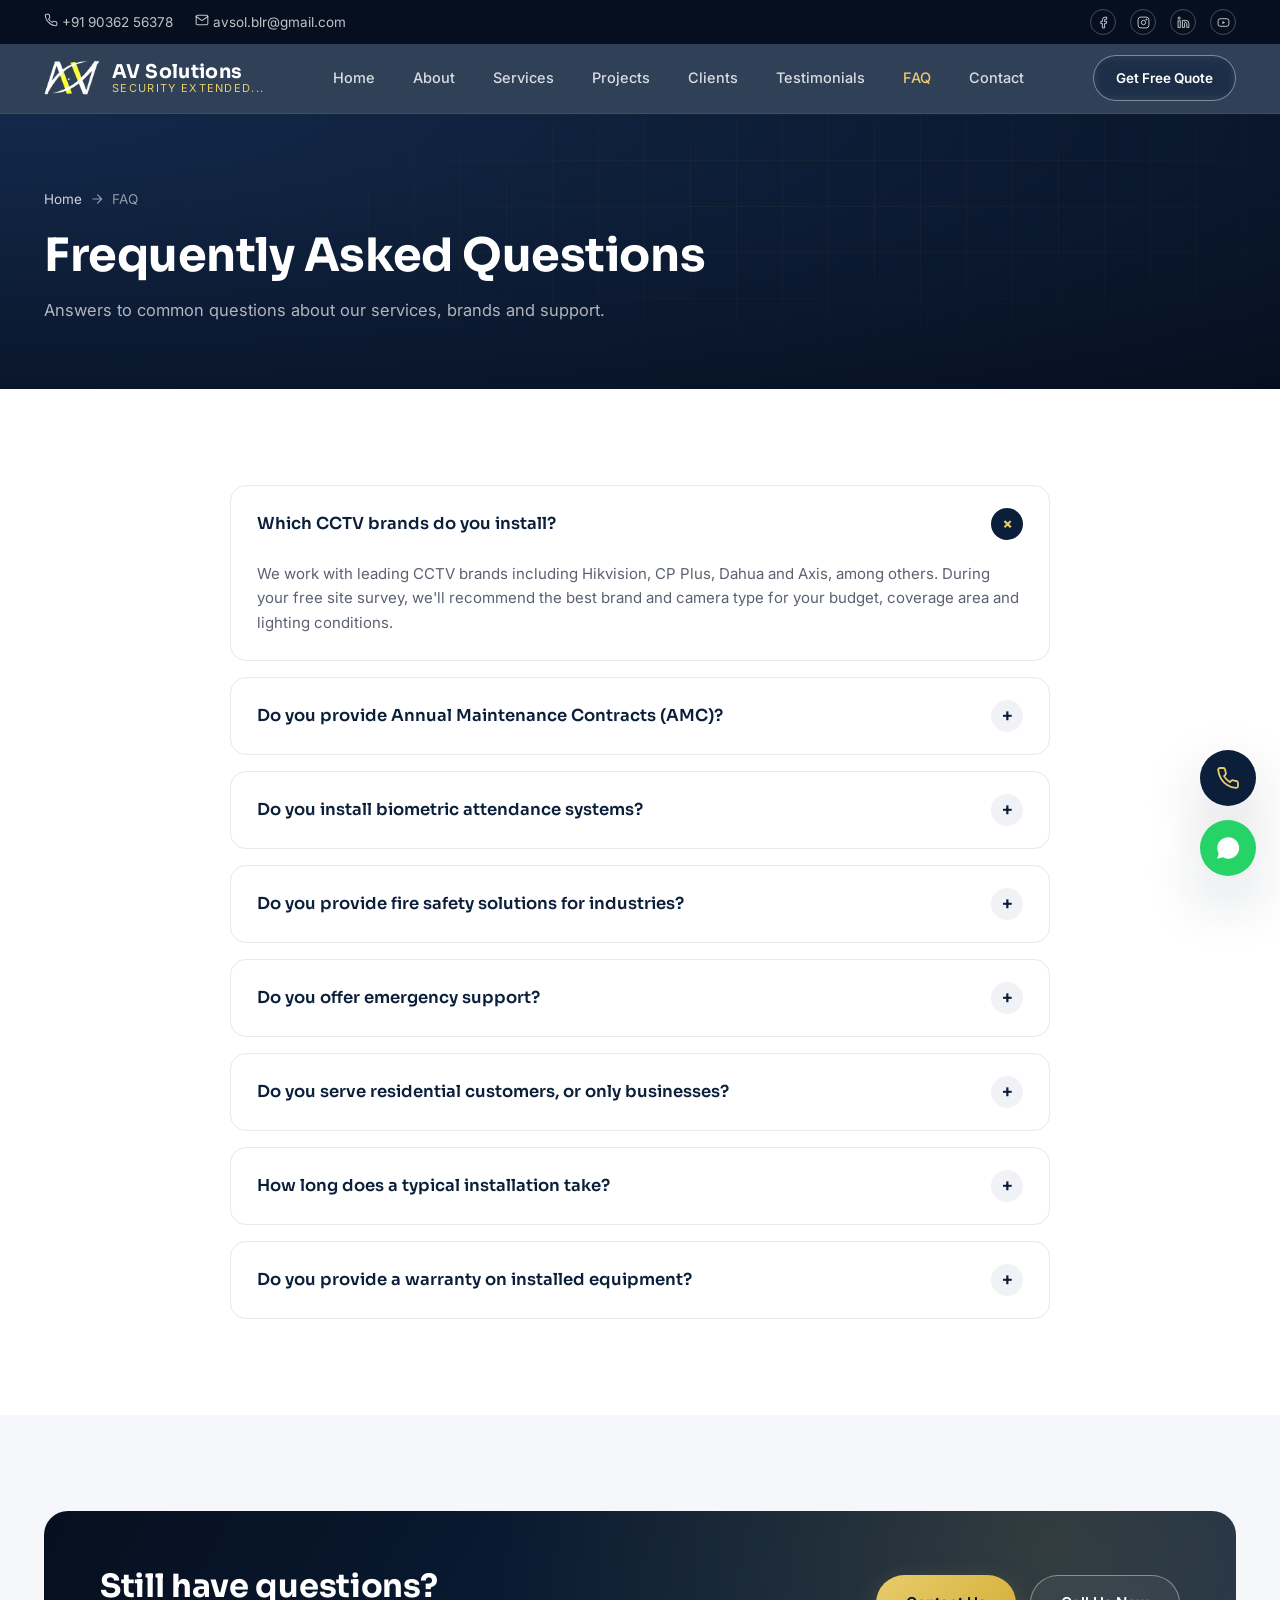
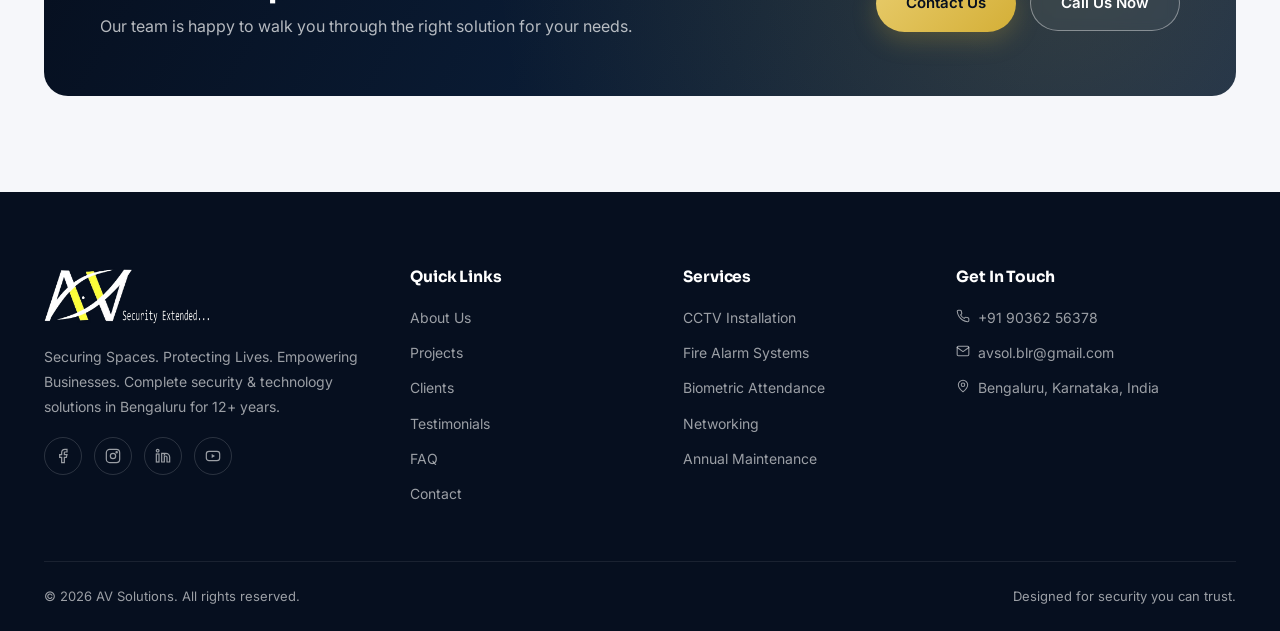
<file: Avs website/faq.html>
<!DOCTYPE html>
<html lang="en">
<head>
<meta charset="UTF-8">
<link rel="icon" href="{{ url_for('static', filename='images/av-logo-mark.png') }}">
<meta name="viewport" content="width=device-width, initial-scale=1.0">
<title>FAQ | Frequently Asked Questions — AV Solutions</title>
<meta name="description" content="Find answers to common questions about AV Solutions' CCTV brands, AMC plans, biometric systems, fire safety and emergency support.">
<meta name="keywords" content="CCTV installation Bengaluru, fire alarm systems, biometric attendance, security systems, AMC, networking, AV Solutions">
<link rel="canonical" href="https://www.avsolutions.co.in/faq.html">
<meta property="og:title" content="FAQ — AV Solutions">
<meta property="og:description" content="Answers to common questions about our services.">
<meta property="og:type" content="website">
<link rel="icon" href="images/favicon.ico" sizes="any">
<link rel="icon" type="image/png" sizes="32x32" href="images/favicon-32x32.png">
<link rel="icon" type="image/png" sizes="16x16" href="images/favicon-16x16.png">
<link rel="apple-touch-icon" sizes="180x180" href="images/apple-touch-icon.png">
<link rel="preconnect" href="https://fonts.googleapis.com">
<link rel="preconnect" href="https://fonts.gstatic.com" crossorigin>
<link href="https://fonts.googleapis.com/css2?family=Sora:wght@500;600;700;800&amp;family=Inter:wght@400;500;600;700&amp;display=swap" rel="stylesheet">
<link rel="stylesheet" href="css/style.css">
</head>
<body>

<svg style="display:none" aria-hidden="true">
  <symbol id="icon-camera" viewBox="0 0 24 24" fill="none" stroke="currentColor" stroke-width="1.8" stroke-linecap="round" stroke-linejoin="round"><path d="M23 19a2 2 0 0 1-2 2H3a2 2 0 0 1-2-2V8a2 2 0 0 1 2-2h4l2-3h6l2 3h4a2 2 0 0 1 2 2z"/><circle cx="12" cy="13" r="4"/></symbol>
  <symbol id="icon-bell" viewBox="0 0 24 24" fill="none" stroke="currentColor" stroke-width="1.8" stroke-linecap="round" stroke-linejoin="round"><path d="M18 8a6 6 0 0 0-12 0c0 7-3 9-3 9h18s-3-2-3-9"/><path d="M13.73 21a2 2 0 0 1-3.46 0"/></symbol>
  <symbol id="icon-shield" viewBox="0 0 24 24" fill="none" stroke="currentColor" stroke-width="1.8" stroke-linecap="round" stroke-linejoin="round"><path d="M12 22s8-4 8-10V5l-8-3-8 3v7c0 6 8 10 8 10z"/><path d="m9 12 2 2 4-4"/></symbol>
  <symbol id="icon-fingerprint" viewBox="0 0 24 24" fill="none" stroke="currentColor" stroke-width="1.8" stroke-linecap="round" stroke-linejoin="round"><path d="M12 11a2 2 0 0 1 2 2c0 3.5-1 5.5-2 7"/><path d="M8 14a5 5 0 0 1 8-4"/><path d="M6 17c-1-2-1.5-3.5-1.5-6A7.5 7.5 0 0 1 19 8.5"/><path d="M4 10a9 9 0 0 1 14.5-6.5"/><path d="M2 8a11 11 0 0 1 3-6"/><path d="M10 22c-1-1.5-1.7-2.5-2.2-4"/></symbol>
  <symbol id="icon-network" viewBox="0 0 24 24" fill="none" stroke="currentColor" stroke-width="1.8" stroke-linecap="round" stroke-linejoin="round"><rect x="9" y="2" width="6" height="6" rx="1"/><rect x="2" y="16" width="6" height="6" rx="1"/><rect x="16" y="16" width="6" height="6" rx="1"/><path d="M12 8v4M12 12H5v4M12 12h7v4"/></symbol>
  <symbol id="icon-zap" viewBox="0 0 24 24" fill="none" stroke="currentColor" stroke-width="1.8" stroke-linecap="round" stroke-linejoin="round"><path d="M13 2 3 14h7l-1 8 10-12h-7z"/></symbol>
  <symbol id="icon-megaphone" viewBox="0 0 24 24" fill="none" stroke="currentColor" stroke-width="1.8" stroke-linecap="round" stroke-linejoin="round"><path d="m3 11 18-5v12L3 13z"/><path d="M11.6 16.8a3 3 0 1 1-5.8-1.6"/></symbol>
  <symbol id="icon-wrench" viewBox="0 0 24 24" fill="none" stroke="currentColor" stroke-width="1.8" stroke-linecap="round" stroke-linejoin="round"><path d="M14.7 6.3a4 4 0 0 0-5.4 5.4L2 19l3 3 7.3-7.3a4 4 0 0 0 5.4-5.4l-2.8 2.8-2-2z"/></symbol>
  <symbol id="icon-check" viewBox="0 0 24 24" fill="none" stroke="currentColor" stroke-width="2.2" stroke-linecap="round" stroke-linejoin="round"><path d="M20 6 9 17l-5-5"/></symbol>
  <symbol id="icon-arrow-right" viewBox="0 0 24 24" fill="none" stroke="currentColor" stroke-width="2" stroke-linecap="round" stroke-linejoin="round"><path d="M5 12h14M13 5l7 7-7 7"/></symbol>
  <symbol id="icon-phone" viewBox="0 0 24 24" fill="none" stroke="currentColor" stroke-width="1.8" stroke-linecap="round" stroke-linejoin="round"><path d="M22 16.9v3a2 2 0 0 1-2.2 2 19.8 19.8 0 0 1-8.6-3 19.5 19.5 0 0 1-6-6 19.8 19.8 0 0 1-3-8.7A2 2 0 0 1 4.1 2h3a2 2 0 0 1 2 1.7c.1 1 .4 2.1.7 3a2 2 0 0 1-.5 2.1L8 10.1a16 16 0 0 0 6 6l1.3-1.3a2 2 0 0 1 2.1-.5c1 .3 2 .6 3 .7a2 2 0 0 1 1.6 2z"/></symbol>
  <symbol id="icon-mail" viewBox="0 0 24 24" fill="none" stroke="currentColor" stroke-width="1.8" stroke-linecap="round" stroke-linejoin="round"><rect x="2" y="4" width="20" height="16" rx="2"/><path d="m22 6-10 7L2 6"/></symbol>
  <symbol id="icon-map-pin" viewBox="0 0 24 24" fill="none" stroke="currentColor" stroke-width="1.8" stroke-linecap="round" stroke-linejoin="round"><path d="M20 10c0 6-8 12-8 12s-8-6-8-12a8 8 0 0 1 16 0z"/><circle cx="12" cy="10" r="3"/></symbol>
  <symbol id="icon-clock" viewBox="0 0 24 24" fill="none" stroke="currentColor" stroke-width="1.8" stroke-linecap="round" stroke-linejoin="round"><circle cx="12" cy="12" r="10"/><path d="M12 6v6l4 2"/></symbol>
  <symbol id="icon-whatsapp" viewBox="0 0 24 24" fill="currentColor"><path d="M17.5 14.4c-.3-.1-1.6-.8-1.9-.9-.2-.1-.4-.1-.6.1-.2.3-.7.9-.8 1-.2.2-.3.2-.5.1-1.5-.7-2.5-1.3-3.5-3-.3-.5.3-.4.8-1.4.1-.2 0-.4 0-.5-.1-.1-.6-1.5-.8-2-.2-.5-.4-.4-.6-.4h-.5c-.2 0-.5.1-.7.3-.3.3-1 1-1 2.4s1 2.8 1.2 3c.1.2 2.1 3.2 5 4.4.7.3 1.3.5 1.7.6.7.2 1.4.2 1.9.1.6-.1 1.6-.7 1.9-1.3.2-.6.2-1.1.2-1.2-.1-.1-.2-.2-.5-.3z"/><path d="M12 2a10 10 0 0 0-8.6 15L2 22l5.2-1.4A10 10 0 1 0 12 2z"/></symbol>
  <symbol id="icon-facebook" viewBox="0 0 24 24" fill="none" stroke="currentColor" stroke-width="1.8"><path d="M18 2h-3a5 5 0 0 0-5 5v3H7v4h3v8h4v-8h3l1-4h-4V7a1 1 0 0 1 1-1h3z"/></symbol>
  <symbol id="icon-instagram" viewBox="0 0 24 24" fill="none" stroke="currentColor" stroke-width="1.8"><rect x="2" y="2" width="20" height="20" rx="5"/><circle cx="12" cy="12" r="4"/><circle cx="17.5" cy="6.5" r="1"/></symbol>
  <symbol id="icon-linkedin" viewBox="0 0 24 24" fill="none" stroke="currentColor" stroke-width="1.8"><path d="M16 8a6 6 0 0 1 6 6v7h-4v-7a2 2 0 0 0-4 0v7h-4V8h4v2a6 6 0 0 1 2-2z"/><rect x="2" y="9" width="4" height="12"/><circle cx="4" cy="4" r="2"/></symbol>
  <symbol id="icon-youtube" viewBox="0 0 24 24" fill="none" stroke="currentColor" stroke-width="1.8"><rect x="2" y="5" width="20" height="14" rx="4"/><path d="m10 9 5 3-5 3z" fill="currentColor" stroke="none"/></symbol>
  <symbol id="icon-star" viewBox="0 0 24 24" fill="currentColor"><path d="m12 2 3.1 6.3 6.9 1-5 4.9L18.2 21 12 17.8 5.8 21l1.2-6.8-5-4.9 6.9-1z"/></symbol>
</svg>

<!-- ================= TOP BAR ================= -->
<div class="topbar">
  <div class="container">
    <div class="topbar-links">
      <a href="tel:+919036256378"><svg width="14" height="14"><use href="#icon-phone"/></svg> +91 90362 56378</a>
      <a href="mailto:avsol.blr@gmail.com"><svg width="14" height="14"><use href="#icon-mail"/></svg> avsol.blr@gmail.com</a>
    </div>
    <div class="topbar-social">
      <a href="#" aria-label="Facebook"><svg width="13" height="13"><use href="#icon-facebook"/></svg></a>
      <a href="#" aria-label="Instagram"><svg width="13" height="13"><use href="#icon-instagram"/></svg></a>
      <a href="#" aria-label="LinkedIn"><svg width="13" height="13"><use href="#icon-linkedin"/></svg></a>
      <a href="#" aria-label="YouTube"><svg width="13" height="13"><use href="#icon-youtube"/></svg></a>
    </div>
  </div>
</div>

<!-- ================= NAVBAR ================= -->
<header class="navbar">
  <div class="container">
    <a href="index.html" class="brand" aria-label="AV Solutions — Home">
      <img src="images/av-logo-mark.png" alt="AV Solutions logo" class="brand-logo">
      <span class="brand-text"><strong>AV Solutions</strong><span>Security Extended...</span></span>
    </a>
    <nav class="nav-links" id="nav-links">
      <a href="index.html">Home</a>
      <a href="about.html">About</a>
      <a href="services.html">Services</a>
      <a href="projects.html">Projects</a>
      <a href="clients.html">Clients</a>
      <a href="testimonials.html">Testimonials</a>
      <a href="faq.html" class="active">FAQ</a>
      <a href="contact.html">Contact</a>
    </nav>
    <div class="nav-cta">
      <a href="contact.html" class="btn btn-outline btn-sm">Get Free Quote</a>
      <button class="nav-toggle" aria-label="Toggle menu" aria-expanded="false">
        <span></span><span></span><span></span>
      </button>
    </div>
  </div>
</header>


<main>
  <!-- ================= PAGE HERO ================= -->
  <section class="page-hero">
    <div class="hero-grid-bg"></div>
    <div class="container">
      <div class="breadcrumb"><a href="index.html">Home</a> <svg width="14" height="14"><use href="#icon-arrow-right"/></svg> <span>FAQ</span></div>
      <h1>Frequently Asked Questions</h1>
      <p>Answers to common questions about our services, brands and support.</p>
    </div>
  </section>

  <!-- ================= FAQ LIST ================= -->
  <section class="section-pad">
    <div class="container">
      <div class="faq-list reveal">

        <div class="faq-item open">
          <button class="faq-question" aria-expanded="true">Which CCTV brands do you install?
            <span class="plus">+</span>
          </button>
          <div class="faq-answer">
            <div class="faq-answer-inner">We work with leading CCTV brands including Hikvision, CP Plus, Dahua and Axis, among others. During your free site survey, we'll recommend the best brand and camera type for your budget, coverage area and lighting conditions.</div>
          </div>
        </div>

        <div class="faq-item">
          <button class="faq-question" aria-expanded="false">Do you provide Annual Maintenance Contracts (AMC)?
            <span class="plus">+</span>
          </button>
          <div class="faq-answer">
            <div class="faq-answer-inner">Yes. We offer flexible AMC plans covering CCTV, fire alarm, biometric and networking systems — including scheduled preventive maintenance visits and priority breakdown support with our 24×7 helpdesk.</div>
          </div>
        </div>

        <div class="faq-item">
          <button class="faq-question" aria-expanded="false">Do you install biometric attendance systems?
            <span class="plus">+</span>
          </button>
          <div class="faq-answer">
            <div class="faq-answer-inner">Yes, we install fingerprint, face-recognition and RFID-based biometric attendance and access control systems, with integration support for common payroll and HR software.</div>
          </div>
        </div>

        <div class="faq-item">
          <button class="faq-question" aria-expanded="false">Do you provide fire safety solutions for industries?
            <span class="plus">+</span>
          </button>
          <div class="faq-answer">
            <div class="faq-answer-inner">Absolutely. We design and install fire alarm systems, fire extinguishers, hydrant systems and suppression equipment for industrial, commercial and institutional sites, along with periodic compliance servicing.</div>
          </div>
        </div>

        <div class="faq-item">
          <button class="faq-question" aria-expanded="false">Do you offer emergency support?
            <span class="plus">+</span>
          </button>
          <div class="faq-answer">
            <div class="faq-answer-inner">Yes, our support desk is available 24×7. For urgent system failures, AMC clients receive priority response, and our technicians can be dispatched for on-site emergency repairs.</div>
          </div>
        </div>

        <div class="faq-item">
          <button class="faq-question" aria-expanded="false">Do you serve residential customers, or only businesses?
            <span class="plus">+</span>
          </button>
          <div class="faq-answer">
            <div class="faq-answer-inner">We serve both. From single-home CCTV installations to large corporate campuses, our team scales solutions to fit any property size and budget.</div>
          </div>
        </div>

        <div class="faq-item">
          <button class="faq-question" aria-expanded="false">How long does a typical installation take?
            <span class="plus">+</span>
          </button>
          <div class="faq-answer">
            <div class="faq-answer-inner">Timelines vary by project scope — a basic home CCTV setup may take a day, while larger commercial or multi-system installations can take one to several weeks. We provide a clear timeline in your proposal after the site survey.</div>
          </div>
        </div>

        <div class="faq-item">
          <button class="faq-question" aria-expanded="false">Do you provide a warranty on installed equipment?
            <span class="plus">+</span>
          </button>
          <div class="faq-answer">
            <div class="faq-answer-inner">Yes, all hardware we install is genuine and comes with manufacturer warranty. We also offer extended service coverage through our AMC plans.</div>
          </div>
        </div>

      </div>
    </div>
  </section>

  <section class="section-pad bg-panel">
    <div class="container">
      <div class="cta-banner reveal">
        <div><h2>Still have questions?</h2><p>Our team is happy to walk you through the right solution for your needs.</p></div>
        <div class="cta-actions">
          <a href="contact.html" class="btn btn-gold">Contact Us</a>
          <a href="tel:+919036256378" class="btn btn-outline">Call Us Now</a>
        </div>
      </div>
    </div>
  </section>

</main>

<!-- ================= FOOTER ================= -->
<footer class="site-footer">
  <div class="container">
    <div class="footer-grid">
      <div>
        <a href="index.html" class="brand footer-brand" aria-label="AV Solutions — Home">
          <img src="images/av-logo-full.png" alt="AV Solutions — Security Extended..." class="footer-logo">
        </a>
        <p>Securing Spaces. Protecting Lives. Empowering Businesses. Complete security &amp; technology solutions in Bengaluru for 12+ years.</p>
        <div class="footer-social">
          <a href="#" aria-label="Facebook"><svg width="16" height="16"><use href="#icon-facebook"/></svg></a>
          <a href="#" aria-label="Instagram"><svg width="16" height="16"><use href="#icon-instagram"/></svg></a>
          <a href="#" aria-label="LinkedIn"><svg width="16" height="16"><use href="#icon-linkedin"/></svg></a>
          <a href="#" aria-label="YouTube"><svg width="16" height="16"><use href="#icon-youtube"/></svg></a>
        </div>
      </div>
      <div>
        <h4>Quick Links</h4>
        <div class="footer-links">
          <a href="about.html">About Us</a>
          <a href="projects.html">Projects</a>
          <a href="clients.html">Clients</a>
          <a href="testimonials.html">Testimonials</a>
          <a href="faq.html">FAQ</a>
          <a href="contact.html">Contact</a>
        </div>
      </div>
      <div>
        <h4>Services</h4>
        <div class="footer-links">
          <a href="services.html#cctv">CCTV Installation</a>
          <a href="services.html#fire-alarm">Fire Alarm Systems</a>
          <a href="services.html#biometric">Biometric Attendance</a>
          <a href="services.html#networking">Networking</a>
          <a href="services.html#amc">Annual Maintenance</a>
        </div>
      </div>
      <div>
        <h4>Get In Touch</h4>
        <div class="footer-links">
          <a href="tel:+919036256378"><svg width="14" height="14"><use href="#icon-phone"/></svg>&nbsp; +91 90362 56378</a>
          <a href="mailto:avsol.blr@gmail.com"><svg width="14" height="14"><use href="#icon-mail"/></svg>&nbsp; avsol.blr@gmail.com</a>
          <a href="contact.html"><svg width="14" height="14"><use href="#icon-map-pin"/></svg>&nbsp; Bengaluru, Karnataka, India</a>
        </div>
      </div>
    </div>
    <div class="footer-bottom">
      <span>© <span class="current-year">2026</span> AV Solutions. All rights reserved.</span>
      <span>Designed for security you can trust.</span>
    </div>
  </div>
</footer>

<!-- ================= FLOATING BUTTONS ================= -->
<div class="float-stack">
  <button class="float-btn scroll-top" aria-label="Scroll to top"><svg width="20" height="20" fill="none" stroke="currentColor" stroke-width="2" viewBox="0 0 24 24"><path d="m18 15-6-6-6 6"/></svg></button>
  <a href="tel:+919036256378" class="float-btn float-call" aria-label="Call us"><svg width="24" height="24"><use href="#icon-phone"/></svg></a>
  <a href="https://wa.me/919036256378" target="_blank" rel="noopener" class="float-btn float-whatsapp" aria-label="Chat on WhatsApp"><svg width="26" height="26"><use href="#icon-whatsapp"/></svg></a>
</div>

<script src="js/script.js"></script>
</body>
</html>
</file>
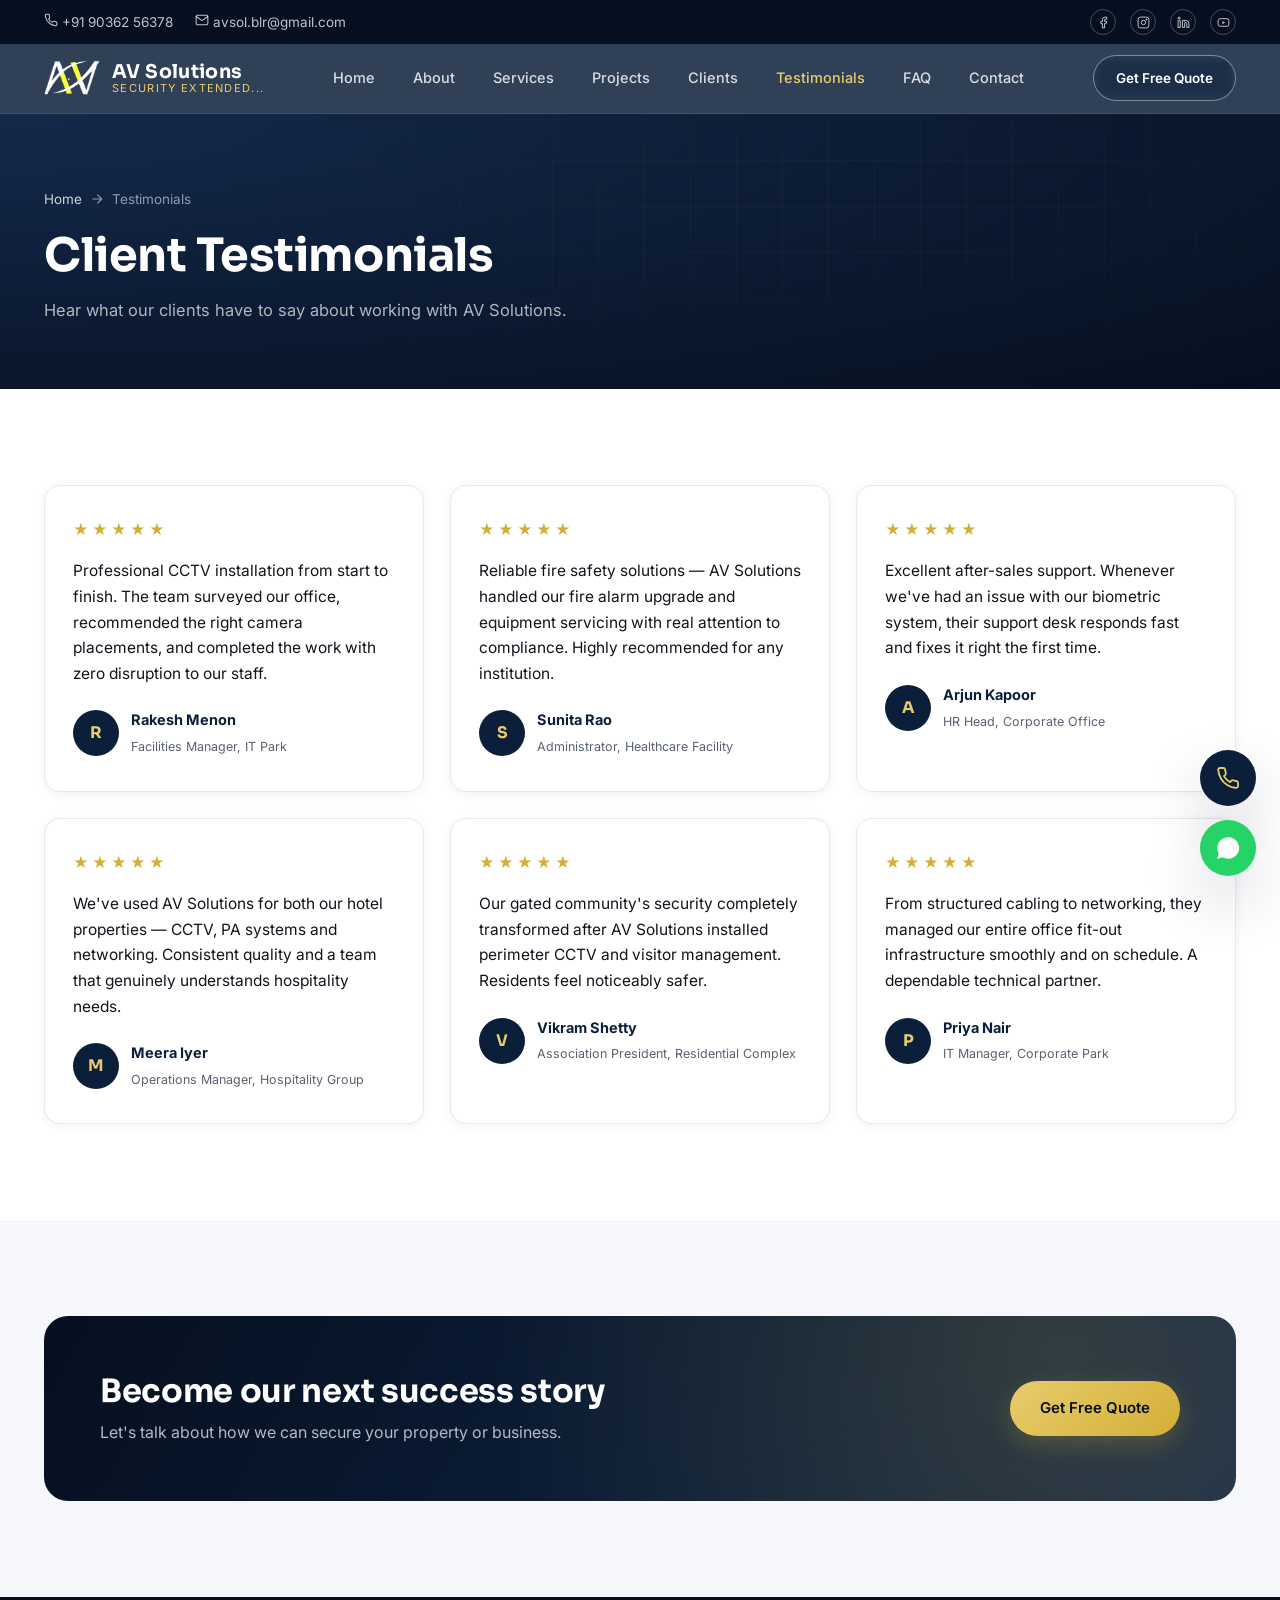
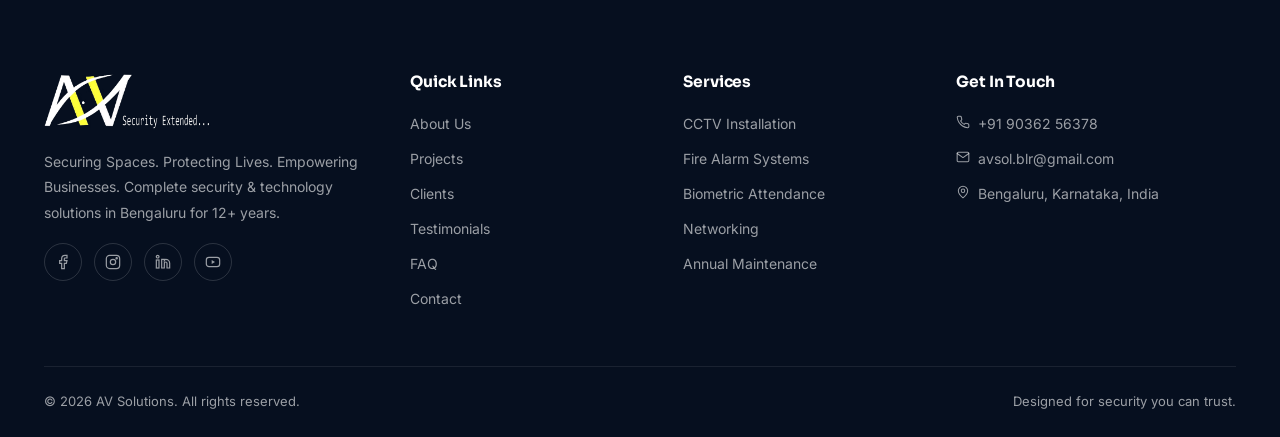
<file: Avs website/testimonials.html>
<!DOCTYPE html>
<html lang="en">
<head>
<meta charset="UTF-8">
<link rel="icon" href="{{ url_for('static', filename='images/av-logo-mark.png') }}">
<meta name="viewport" content="width=device-width, initial-scale=1.0">
<title>Testimonials | What Our Clients Say — AV Solutions</title>
<meta name="description" content="Read what AV Solutions' clients say about our CCTV, fire safety, biometric and networking installation services in Bengaluru.">
<meta name="keywords" content="CCTV installation Bengaluru, fire alarm systems, biometric attendance, security systems, AMC, networking, AV Solutions">
<link rel="canonical" href="https://www.avsolutions.co.in/testimonials.html">
<meta property="og:title" content="Client Testimonials — AV Solutions">
<meta property="og:description" content="Hear from our satisfied clients across Bengaluru.">
<meta property="og:type" content="website">
<link rel="icon" href="images/favicon.ico" sizes="any">
<link rel="icon" type="image/png" sizes="32x32" href="images/favicon-32x32.png">
<link rel="icon" type="image/png" sizes="16x16" href="images/favicon-16x16.png">
<link rel="apple-touch-icon" sizes="180x180" href="images/apple-touch-icon.png">
<link rel="preconnect" href="https://fonts.googleapis.com">
<link rel="preconnect" href="https://fonts.gstatic.com" crossorigin>
<link href="https://fonts.googleapis.com/css2?family=Sora:wght@500;600;700;800&amp;family=Inter:wght@400;500;600;700&amp;display=swap" rel="stylesheet">
<link rel="stylesheet" href="css/style.css">
</head>
<body>

<svg style="display:none" aria-hidden="true">
  <symbol id="icon-camera" viewBox="0 0 24 24" fill="none" stroke="currentColor" stroke-width="1.8" stroke-linecap="round" stroke-linejoin="round"><path d="M23 19a2 2 0 0 1-2 2H3a2 2 0 0 1-2-2V8a2 2 0 0 1 2-2h4l2-3h6l2 3h4a2 2 0 0 1 2 2z"/><circle cx="12" cy="13" r="4"/></symbol>
  <symbol id="icon-bell" viewBox="0 0 24 24" fill="none" stroke="currentColor" stroke-width="1.8" stroke-linecap="round" stroke-linejoin="round"><path d="M18 8a6 6 0 0 0-12 0c0 7-3 9-3 9h18s-3-2-3-9"/><path d="M13.73 21a2 2 0 0 1-3.46 0"/></symbol>
  <symbol id="icon-shield" viewBox="0 0 24 24" fill="none" stroke="currentColor" stroke-width="1.8" stroke-linecap="round" stroke-linejoin="round"><path d="M12 22s8-4 8-10V5l-8-3-8 3v7c0 6 8 10 8 10z"/><path d="m9 12 2 2 4-4"/></symbol>
  <symbol id="icon-fingerprint" viewBox="0 0 24 24" fill="none" stroke="currentColor" stroke-width="1.8" stroke-linecap="round" stroke-linejoin="round"><path d="M12 11a2 2 0 0 1 2 2c0 3.5-1 5.5-2 7"/><path d="M8 14a5 5 0 0 1 8-4"/><path d="M6 17c-1-2-1.5-3.5-1.5-6A7.5 7.5 0 0 1 19 8.5"/><path d="M4 10a9 9 0 0 1 14.5-6.5"/><path d="M2 8a11 11 0 0 1 3-6"/><path d="M10 22c-1-1.5-1.7-2.5-2.2-4"/></symbol>
  <symbol id="icon-network" viewBox="0 0 24 24" fill="none" stroke="currentColor" stroke-width="1.8" stroke-linecap="round" stroke-linejoin="round"><rect x="9" y="2" width="6" height="6" rx="1"/><rect x="2" y="16" width="6" height="6" rx="1"/><rect x="16" y="16" width="6" height="6" rx="1"/><path d="M12 8v4M12 12H5v4M12 12h7v4"/></symbol>
  <symbol id="icon-zap" viewBox="0 0 24 24" fill="none" stroke="currentColor" stroke-width="1.8" stroke-linecap="round" stroke-linejoin="round"><path d="M13 2 3 14h7l-1 8 10-12h-7z"/></symbol>
  <symbol id="icon-megaphone" viewBox="0 0 24 24" fill="none" stroke="currentColor" stroke-width="1.8" stroke-linecap="round" stroke-linejoin="round"><path d="m3 11 18-5v12L3 13z"/><path d="M11.6 16.8a3 3 0 1 1-5.8-1.6"/></symbol>
  <symbol id="icon-wrench" viewBox="0 0 24 24" fill="none" stroke="currentColor" stroke-width="1.8" stroke-linecap="round" stroke-linejoin="round"><path d="M14.7 6.3a4 4 0 0 0-5.4 5.4L2 19l3 3 7.3-7.3a4 4 0 0 0 5.4-5.4l-2.8 2.8-2-2z"/></symbol>
  <symbol id="icon-check" viewBox="0 0 24 24" fill="none" stroke="currentColor" stroke-width="2.2" stroke-linecap="round" stroke-linejoin="round"><path d="M20 6 9 17l-5-5"/></symbol>
  <symbol id="icon-arrow-right" viewBox="0 0 24 24" fill="none" stroke="currentColor" stroke-width="2" stroke-linecap="round" stroke-linejoin="round"><path d="M5 12h14M13 5l7 7-7 7"/></symbol>
  <symbol id="icon-phone" viewBox="0 0 24 24" fill="none" stroke="currentColor" stroke-width="1.8" stroke-linecap="round" stroke-linejoin="round"><path d="M22 16.9v3a2 2 0 0 1-2.2 2 19.8 19.8 0 0 1-8.6-3 19.5 19.5 0 0 1-6-6 19.8 19.8 0 0 1-3-8.7A2 2 0 0 1 4.1 2h3a2 2 0 0 1 2 1.7c.1 1 .4 2.1.7 3a2 2 0 0 1-.5 2.1L8 10.1a16 16 0 0 0 6 6l1.3-1.3a2 2 0 0 1 2.1-.5c1 .3 2 .6 3 .7a2 2 0 0 1 1.6 2z"/></symbol>
  <symbol id="icon-mail" viewBox="0 0 24 24" fill="none" stroke="currentColor" stroke-width="1.8" stroke-linecap="round" stroke-linejoin="round"><rect x="2" y="4" width="20" height="16" rx="2"/><path d="m22 6-10 7L2 6"/></symbol>
  <symbol id="icon-map-pin" viewBox="0 0 24 24" fill="none" stroke="currentColor" stroke-width="1.8" stroke-linecap="round" stroke-linejoin="round"><path d="M20 10c0 6-8 12-8 12s-8-6-8-12a8 8 0 0 1 16 0z"/><circle cx="12" cy="10" r="3"/></symbol>
  <symbol id="icon-clock" viewBox="0 0 24 24" fill="none" stroke="currentColor" stroke-width="1.8" stroke-linecap="round" stroke-linejoin="round"><circle cx="12" cy="12" r="10"/><path d="M12 6v6l4 2"/></symbol>
  <symbol id="icon-whatsapp" viewBox="0 0 24 24" fill="currentColor"><path d="M17.5 14.4c-.3-.1-1.6-.8-1.9-.9-.2-.1-.4-.1-.6.1-.2.3-.7.9-.8 1-.2.2-.3.2-.5.1-1.5-.7-2.5-1.3-3.5-3-.3-.5.3-.4.8-1.4.1-.2 0-.4 0-.5-.1-.1-.6-1.5-.8-2-.2-.5-.4-.4-.6-.4h-.5c-.2 0-.5.1-.7.3-.3.3-1 1-1 2.4s1 2.8 1.2 3c.1.2 2.1 3.2 5 4.4.7.3 1.3.5 1.7.6.7.2 1.4.2 1.9.1.6-.1 1.6-.7 1.9-1.3.2-.6.2-1.1.2-1.2-.1-.1-.2-.2-.5-.3z"/><path d="M12 2a10 10 0 0 0-8.6 15L2 22l5.2-1.4A10 10 0 1 0 12 2z"/></symbol>
  <symbol id="icon-facebook" viewBox="0 0 24 24" fill="none" stroke="currentColor" stroke-width="1.8"><path d="M18 2h-3a5 5 0 0 0-5 5v3H7v4h3v8h4v-8h3l1-4h-4V7a1 1 0 0 1 1-1h3z"/></symbol>
  <symbol id="icon-instagram" viewBox="0 0 24 24" fill="none" stroke="currentColor" stroke-width="1.8"><rect x="2" y="2" width="20" height="20" rx="5"/><circle cx="12" cy="12" r="4"/><circle cx="17.5" cy="6.5" r="1"/></symbol>
  <symbol id="icon-linkedin" viewBox="0 0 24 24" fill="none" stroke="currentColor" stroke-width="1.8"><path d="M16 8a6 6 0 0 1 6 6v7h-4v-7a2 2 0 0 0-4 0v7h-4V8h4v2a6 6 0 0 1 2-2z"/><rect x="2" y="9" width="4" height="12"/><circle cx="4" cy="4" r="2"/></symbol>
  <symbol id="icon-youtube" viewBox="0 0 24 24" fill="none" stroke="currentColor" stroke-width="1.8"><rect x="2" y="5" width="20" height="14" rx="4"/><path d="m10 9 5 3-5 3z" fill="currentColor" stroke="none"/></symbol>
  <symbol id="icon-star" viewBox="0 0 24 24" fill="currentColor"><path d="m12 2 3.1 6.3 6.9 1-5 4.9L18.2 21 12 17.8 5.8 21l1.2-6.8-5-4.9 6.9-1z"/></symbol>
</svg>

<!-- ================= TOP BAR ================= -->
<div class="topbar">
  <div class="container">
    <div class="topbar-links">
      <a href="tel:+919036256378"><svg width="14" height="14"><use href="#icon-phone"/></svg> +91 90362 56378</a>
      <a href="avsol.blr@gmail.com"><svg width="14" height="14"><use href="#icon-mail"/></svg> avsol.blr@gmail.com</a>
    </div>
    <div class="topbar-social">
      <a href="#" aria-label="Facebook"><svg width="13" height="13"><use href="#icon-facebook"/></svg></a>
      <a href="#" aria-label="Instagram"><svg width="13" height="13"><use href="#icon-instagram"/></svg></a>
      <a href="#" aria-label="LinkedIn"><svg width="13" height="13"><use href="#icon-linkedin"/></svg></a>
      <a href="#" aria-label="YouTube"><svg width="13" height="13"><use href="#icon-youtube"/></svg></a>
    </div>
  </div>
</div>

<!-- ================= NAVBAR ================= -->
<header class="navbar">
  <div class="container">
    <a href="index.html" class="brand" aria-label="AV Solutions — Home">
      <img src="images/av-logo-mark.png" alt="AV Solutions logo" class="brand-logo">
      <span class="brand-text"><strong>AV Solutions</strong><span>Security Extended...</span></span>
    </a>
    <nav class="nav-links" id="nav-links">
      <a href="index.html">Home</a>
      <a href="about.html">About</a>
      <a href="services.html">Services</a>
      <a href="projects.html">Projects</a>
      <a href="clients.html">Clients</a>
      <a href="testimonials.html" class="active">Testimonials</a>
      <a href="faq.html">FAQ</a>
      <a href="contact.html">Contact</a>
    </nav>
    <div class="nav-cta">
      <a href="contact.html" class="btn btn-outline btn-sm">Get Free Quote</a>
      <button class="nav-toggle" aria-label="Toggle menu" aria-expanded="false">
        <span></span><span></span><span></span>
      </button>
    </div>
  </div>
</header>


<main>
  <!-- ================= PAGE HERO ================= -->
  <section class="page-hero">
    <div class="hero-grid-bg"></div>
    <div class="container">
      <div class="breadcrumb"><a href="index.html">Home</a> <svg width="14" height="14"><use href="#icon-arrow-right"/></svg> <span>Testimonials</span></div>
      <h1>Client Testimonials</h1>
      <p>Hear what our clients have to say about working with AV Solutions.</p>
    </div>
  </section>

  <!-- ================= TESTIMONIAL GRID ================= -->
  <section class="section-pad">
    <div class="container">
      <div class="testimonial-grid">
        <div class="card testimonial-card reveal">
          <div class="stars">★★★★★</div>
          <p class="quote">Professional CCTV installation from start to finish. The team surveyed our office, recommended the right camera placements, and completed the work with zero disruption to our staff.</p>
          <div class="testimonial-person"><div class="avatar-circle">R</div><div><strong>Rakesh Menon</strong><span>Facilities Manager, IT Park</span></div></div>
        </div>
        <div class="card testimonial-card reveal">
          <div class="stars">★★★★★</div>
          <p class="quote">Reliable fire safety solutions — AV Solutions handled our fire alarm upgrade and equipment servicing with real attention to compliance. Highly recommended for any institution.</p>
          <div class="testimonial-person"><div class="avatar-circle">S</div><div><strong>Sunita Rao</strong><span>Administrator, Healthcare Facility</span></div></div>
        </div>
        <div class="card testimonial-card reveal">
          <div class="stars">★★★★★</div>
          <p class="quote">Excellent after-sales support. Whenever we've had an issue with our biometric system, their support desk responds fast and fixes it right the first time.</p>
          <div class="testimonial-person"><div class="avatar-circle">A</div><div><strong>Arjun Kapoor</strong><span>HR Head, Corporate Office</span></div></div>
        </div>
        <div class="card testimonial-card reveal">
          <div class="stars">★★★★★</div>
          <p class="quote">We've used AV Solutions for both our hotel properties — CCTV, PA systems and networking. Consistent quality and a team that genuinely understands hospitality needs.</p>
          <div class="testimonial-person"><div class="avatar-circle">M</div><div><strong>Meera Iyer</strong><span>Operations Manager, Hospitality Group</span></div></div>
        </div>
        <div class="card testimonial-card reveal">
          <div class="stars">★★★★★</div>
          <p class="quote">Our gated community's security completely transformed after AV Solutions installed perimeter CCTV and visitor management. Residents feel noticeably safer.</p>
          <div class="testimonial-person"><div class="avatar-circle">V</div><div><strong>Vikram Shetty</strong><span>Association President, Residential Complex</span></div></div>
        </div>
        <div class="card testimonial-card reveal">
          <div class="stars">★★★★★</div>
          <p class="quote">From structured cabling to networking, they managed our entire office fit-out infrastructure smoothly and on schedule. A dependable technical partner.</p>
          <div class="testimonial-person"><div class="avatar-circle">P</div><div><strong>Priya Nair</strong><span>IT Manager, Corporate Park</span></div></div>
        </div>
      </div>
    </div>
  </section>

  <section class="section-pad bg-panel">
    <div class="container">
      <div class="cta-banner reveal">
        <div><h2>Become our next success story</h2><p>Let's talk about how we can secure your property or business.</p></div>
        <div class="cta-actions"><a href="contact.html" class="btn btn-gold">Get Free Quote</a></div>
      </div>
    </div>
  </section>

</main>

<!-- ================= FOOTER ================= -->
<footer class="site-footer">
  <div class="container">
    <div class="footer-grid">
      <div>
        <a href="index.html" class="brand footer-brand" aria-label="AV Solutions — Home">
          <img src="images/av-logo-full.png" alt="AV Solutions — Security Extended..." class="footer-logo">
        </a>
        <p>Securing Spaces. Protecting Lives. Empowering Businesses. Complete security &amp; technology solutions in Bengaluru for 12+ years.</p>
        <div class="footer-social">
          <a href="#" aria-label="Facebook"><svg width="16" height="16"><use href="#icon-facebook"/></svg></a>
          <a href="#" aria-label="Instagram"><svg width="16" height="16"><use href="#icon-instagram"/></svg></a>
          <a href="#" aria-label="LinkedIn"><svg width="16" height="16"><use href="#icon-linkedin"/></svg></a>
          <a href="#" aria-label="YouTube"><svg width="16" height="16"><use href="#icon-youtube"/></svg></a>
        </div>
      </div>
      <div>
        <h4>Quick Links</h4>
        <div class="footer-links">
          <a href="about.html">About Us</a>
          <a href="projects.html">Projects</a>
          <a href="clients.html">Clients</a>
          <a href="testimonials.html">Testimonials</a>
          <a href="faq.html">FAQ</a>
          <a href="contact.html">Contact</a>
        </div>
      </div>
      <div>
        <h4>Services</h4>
        <div class="footer-links">
          <a href="services.html#cctv">CCTV Installation</a>
          <a href="services.html#fire-alarm">Fire Alarm Systems</a>
          <a href="services.html#biometric">Biometric Attendance</a>
          <a href="services.html#networking">Networking</a>
          <a href="services.html#amc">Annual Maintenance</a>
        </div>
      </div>
      <div>
        <h4>Get In Touch</h4>
        <div class="footer-links">
          <a href="tel:+919036256378"><svg width="14" height="14"><use href="#icon-phone"/></svg>&nbsp; +91 90362 56378</a>
          <a href="mailto:avsol.blr@gmail.com"><svg width="14" height="14"><use href="#icon-mail"/></svg>&nbsp; avsol.blr@gmail.com</a>
          <a href="contact.html"><svg width="14" height="14"><use href="#icon-map-pin"/></svg>&nbsp; Bengaluru, Karnataka, India</a>
        </div>
      </div>
    </div>
    <div class="footer-bottom">
      <span>© <span class="current-year">2026</span> AV Solutions. All rights reserved.</span>
      <span>Designed for security you can trust.</span>
    </div>
  </div>
</footer>

<!-- ================= FLOATING BUTTONS ================= -->
<div class="float-stack">
  <button class="float-btn scroll-top" aria-label="Scroll to top"><svg width="20" height="20" fill="none" stroke="currentColor" stroke-width="2" viewBox="0 0 24 24"><path d="m18 15-6-6-6 6"/></svg></button>
  <a href="tel:+919036256378" class="float-btn float-call" aria-label="Call us"><svg width="24" height="24"><use href="#icon-phone"/></svg></a>
  <a href="https://wa.me/919036256378" target="_blank" rel="noopener" class="float-btn float-whatsapp" aria-label="Chat on WhatsApp"><svg width="26" height="26"><use href="#icon-whatsapp"/></svg></a>
</div>

<script src="js/script.js"></script>
</body>
</html>
</file>
<file: Avs website/css/style.css>
/* =========================================================================
   AV Solutions — Stylesheet
   Design system: deep navy + gold, viewfinder-bracket signature motif
   Fonts: Sora (display) / Inter (body)
   ========================================================================= */

:root{
  /* Color tokens */
  --navy-deep:   #060f1f;
  --navy:        #0b1f3a;
  --navy-light:  #13294b;
  --navy-glass:  rgba(11, 31, 58, 0.72);
  --gold:        #d4af37;
  --gold-light:  #e8cc6c;
  --gold-dim:    rgba(212, 175, 55, 0.35);
  --white:       #ffffff;
  --off-white:   #f6f7fa;
  --panel:       #f0f2f6;
  --text-dark:   #10141c;
  --text-gray:   #5a6270;
  --text-light:  #8891a0;
  --border:      #e6e9ef;
  --success:     #1f9d55;

  /* Elevation */
  --shadow-sm: 0 2px 10px rgba(11, 31, 58, 0.06);
  --shadow-md: 0 10px 30px rgba(11, 31, 58, 0.10);
  --shadow-lg: 0 25px 60px rgba(11, 31, 58, 0.18);
  --shadow-gold: 0 8px 24px rgba(212, 175, 55, 0.25);

  /* Radii */
  --r-sm: 10px;
  --r-md: 16px;
  --r-lg: 24px;

  /* Type */
  --font-display: 'Sora', sans-serif;
  --font-body: 'Inter', sans-serif;

  /* Layout */
  --container: 1240px;
  --nav-height: 84px;
}

/* ---------- Reset ---------- */
*, *::before, *::after{ box-sizing: border-box; margin: 0; padding: 0; }
html{ scroll-behavior: smooth; }
body{
  font-family: var(--font-body);
  color: var(--text-dark);
  background: var(--white);
  line-height: 1.65;
  -webkit-font-smoothing: antialiased;
  overflow-x: hidden;
}
img{ max-width: 100%; display: block; }
a{ color: inherit; text-decoration: none; }
ul{ list-style: none; }
button{ font-family: inherit; cursor: pointer; border: none; background: none; }
h1,h2,h3,h4,h5{ font-family: var(--font-display); color: var(--navy); line-height: 1.2; letter-spacing: -0.01em; }
section{ position: relative; }
:focus-visible{ outline: 2px solid var(--gold); outline-offset: 3px; }

@media (prefers-reduced-motion: reduce){
  *{ animation-duration: 0.001ms !important; animation-iteration-count: 1 !important; transition-duration: 0.001ms !important; scroll-behavior: auto !important; }
}

/* Lock background scroll while the mobile nav is open (JS adds/removes this on <body>) */
body.nav-open{ overflow: hidden; }

.container{ max-width: var(--container); margin: 0 auto; padding: 0 24px; }

/* ---------- Eyebrow / section heading ---------- */
.eyebrow{
  display: inline-flex; align-items: center; gap: 10px;
  font-family: var(--font-display);
  font-size: 13px; font-weight: 600; letter-spacing: 0.18em; text-transform: uppercase;
  color: var(--gold); margin-bottom: 14px;
}
.eyebrow::before{
  content: ""; width: 22px; height: 2px; background: var(--gold); display: inline-block;
}
.section-head{ max-width: 680px; margin-bottom: 48px; }
.section-head.center{ margin-left: auto; margin-right: auto; text-align: center; }
.section-head h2{ font-size: clamp(28px, 4vw, 42px); margin-bottom: 14px; }
.section-head p{ color: var(--text-gray); font-size: 17px; }

.section-pad{ padding: 96px 0; }
@media (max-width: 768px){ .section-pad{ padding: 64px 0; } }

.bg-panel{ background: var(--off-white); }
.bg-navy{ background: var(--navy); color: rgba(255,255,255,0.85); }
.bg-navy h2, .bg-navy h3{ color: var(--white); }

/* ---------- Viewfinder bracket signature motif ---------- */
.bracket-frame{ position: relative; }
.bracket-frame::before, .bracket-frame::after,
.bracket-frame .bf-tr, .bracket-frame .bf-bl{
  content: ""; position: absolute; width: 26px; height: 26px;
  border: 2px solid var(--gold); opacity: 0.9; z-index: 2;
  transition: width .35s ease, height .35s ease;
}
.bracket-frame::before{ top: -1px; left: -1px; border-right: none; border-bottom: none; border-top-left-radius: 6px; }
.bracket-frame::after{ bottom: -1px; right: -1px; border-left: none; border-top: none; border-bottom-right-radius: 6px; }
.bracket-frame .bf-tr{ top: -1px; right: -1px; border-left: none; border-bottom: none; border-top-right-radius: 6px; }
.bracket-frame .bf-bl{ bottom: -1px; left: -1px; border-right: none; border-top: none; border-bottom-left-radius: 6px; }
.bracket-frame:hover::before, .bracket-frame:hover::after,
.bracket-frame:hover .bf-tr, .bracket-frame:hover .bf-bl{ width: 36px; height: 36px; }

/* ---------- Buttons ---------- */
.btn{
  display: inline-flex; align-items: center; justify-content: center; gap: 10px;
  padding: 15px 30px; border-radius: 100px; font-weight: 600; font-size: 15px;
  transition: transform .25s ease, box-shadow .25s ease, background .25s ease, color .25s ease;
  white-space: nowrap;
}
.btn-gold{ background: linear-gradient(135deg, var(--gold-light), var(--gold)); color: var(--navy-deep); box-shadow: var(--shadow-gold); }
.btn-gold:hover{ transform: translateY(-3px); box-shadow: 0 14px 30px rgba(212,175,55,0.35); }
.btn-outline{ border: 1.5px solid rgba(255,255,255,0.4); color: var(--white); background: rgba(255,255,255,0.05); backdrop-filter: blur(6px); }
.btn-outline:hover{ background: rgba(255,255,255,0.15); transform: translateY(-3px); }
.btn-navy{ background: var(--navy); color: var(--white); }
.btn-navy:hover{ background: var(--navy-light); transform: translateY(-3px); box-shadow: var(--shadow-md); }
.btn-sm{ padding: 11px 22px; font-size: 13.5px; }
.btn-block{ width: 100%; }

/* ---------- Top utility bar ---------- */
.topbar{
  background: var(--navy-deep); color: rgba(255,255,255,0.75); font-size: 13.5px;
  padding: 9px 0; display: flex; justify-content: space-between; align-items: center;
}
.topbar .container{ display: flex; justify-content: space-between; align-items: center; flex-wrap: wrap; gap: 6px; width: 100%; }
.topbar a{ color: rgba(255,255,255,0.75); transition: color .2s; }
.topbar a:hover{ color: var(--gold); }
.topbar-links{ display: flex; gap: 22px; }
.topbar-social{ display: flex; gap: 14px; }
.topbar-social a{ width: 26px; height: 26px; border-radius: 50%; border: 1px solid rgba(255,255,255,0.25); display: flex; align-items: center; justify-content: center; }

/* ---------- Nav ---------- */
.navbar{
  position: sticky; top: 0; z-index: 999;
  height: 70px;
  padding-top: 10px ;
  display: flex; flex-direction: column; align-items: center;
  background: rgba(11, 31, 58, 0.85);
  backdrop-filter: blur(14px); -webkit-backdrop-filter: blur(14px);
  border-bottom: 1px solid rgba(255,255,255,0.08);
  transition: background .3s ease;
}
.navbar .container{ display: flex; align-items: center; justify-content: space-between; flex-wrap: wrap; width: 100%; }
.brand{ display: flex; align-items: center; gap: 12px; transition: opacity .2s ease; }
.brand:hover{ opacity: 0.85; }
.brand-logo{
  height: 48px; width: auto; max-width: 56px; object-fit: contain;
  display: block; flex-shrink: 0;
}
.brand-text{ display: flex; flex-direction: column; line-height: 1.1; }
.brand-text strong{ font-family: var(--font-display); color: var(--white); font-size: 19px; letter-spacing: 0.02em; }
.brand-text span{ color: var(--gold-light); font-size: 11px; letter-spacing: 0.12em; text-transform: uppercase; }

.nav-links{ display: flex; align-items: center; gap: 6px; }
.nav-links a{
  display: flex;
  color: rgba(255,255,255,0.82); font-size: 14.5px; font-weight: 500; padding: 10px 16px; border-radius: 8px;
  position: relative; transition: color .2s ease, background .2s ease;
}
.nav-links a:hover{ color: var(--white); background: rgba(255,255,255,0.06); }
.nav-links a.active{ color: var(--gold-light); }
.nav-cta{ display: flex; align-items: center; gap: 14px; }

/* Hamburger no longer needed — nav is now a single-line flex row on mobile */
.nav-toggle{ display: none; flex-direction: column; gap: 5px; width: 30px; }
.nav-toggle span{ height: 2px; background: var(--white); border-radius: 2px; transition: transform .3s, opacity .3s; }

@media (max-width: 1024px){
  .nav-links{
    order: 3;
    width: calc(100% + 48px);
    margin-left: -24px;
    margin-right: -24px;
    flex-direction: row;
    flex-wrap: nowrap;           /* force single line */
    justify-content: space-between;
    background: var(--navy-deep);
    padding: 10px 8px;
    gap: 0;
  }
  .nav-links a{
    flex: 1 1 0;    /* all links share width equally */
    justify-content: center;
    text-align: center;
    padding: 8px 2px;
    font-size: 10px;           /* shrink so all links fit one row */
    white-space: nowrap;
    overflow: hidden;
    text-overflow: ellipsis;
    border-bottom: none;
  }
  .nav-toggle{ display: none; }
  .nav-cta .btn-outline{ display: none; }
}
/* ---------- Hero ---------- */
.hero{
  position: relative; overflow: hidden; color: var(--white);
  background: radial-gradient(ellipse at top right, var(--navy-light) 0%, var(--navy) 45%, var(--navy-deep) 100%);
  padding: 110px 0 130px;
}
.hero-grid-bg{
  position: absolute; inset: 0;
  background-image: linear-gradient(rgba(212,175,55,0.08) 1px, transparent 1px), linear-gradient(90deg, rgba(212,175,55,0.08) 1px, transparent 1px);
  background-size: 46px 46px;
  mask-image: radial-gradient(ellipse at 65% 35%, black 10%, transparent 70%);
  opacity: 0.9;
}
.hero-scan{
  position: absolute; left: 0; right: 0; height: 2px; top: 20%;
  background: linear-gradient(90deg, transparent, rgba(212,175,55,0.9), transparent);
  animation: scan 6s linear infinite;
  filter: blur(0.3px);
}
@keyframes scan{ 0%{ top: 8%; opacity: 0; } 10%{ opacity: 1; } 50%{ top: 85%; opacity: 1;} 60%{opacity: 0;} 100%{ top: 85%; opacity: 0; } }

.hero .container{ position: relative; z-index: 2; display: grid; grid-template-columns: 1.15fr 0.85fr; gap: 50px; align-items: center; }
@media (max-width: 980px){ .hero .container{ grid-template-columns: 1fr; } }

.hero-badge{
  display: inline-flex; align-items: center; gap: 10px; padding: 8px 16px;
  border: 1px solid rgba(212,175,55,0.4); border-radius: 100px; background: rgba(212,175,55,0.08);
  font-size: 13px; font-weight: 600; letter-spacing: 0.06em; color: var(--gold-light); margin-bottom: 26px;
}
.hero-badge .dot{ width: 8px; height: 8px; border-radius: 50%; background: var(--success); box-shadow: 0 0 0 4px rgba(31,157,85,0.25); }
.hero h1{ color: var(--white); font-size: clamp(34px, 5vw, 58px); font-weight: 700; letter-spacing: -0.02em; margin-bottom: 22px; }
.hero h1 span{ color: var(--gold-light); }
.hero p.lead{ font-size: 18px; color: rgba(255,255,255,0.72); max-width: 560px; margin-bottom: 36px; }
.hero-actions{ display: flex; gap: 16px; flex-wrap: wrap; margin-bottom: 56px; }

.hero-stats{ display: grid; grid-template-columns: repeat(4, 1fr); gap: 18px; border-top: 1px solid rgba(255,255,255,0.12); padding-top: 32px; }
.hero-stats .stat-num{ font-family: var(--font-display); font-size: clamp(26px, 3vw, 34px); font-weight: 700; color: var(--gold-light); }
.hero-stats .stat-label{ font-size: 13px; color: rgba(255,255,255,0.6); margin-top: 4px; }
@media (max-width: 640px){ .hero-stats{ grid-template-columns: repeat(2, 1fr); } }

@media (max-width: 480px){
  .brand-logo{ height: 38px; }
  .brand-text strong{ font-size: 16px; }
  .brand-text span{ font-size: 9.5px; }
  .footer-logo{ height: 46px; }
}

.hero-visual{ position: relative; }
.hero-visual img{ border-radius: var(--r-lg); box-shadow: var(--shadow-lg); position: relative; z-index: 1; }
.hero-visual-card{
  position: absolute; bottom: -26px; left: -26px; z-index: 2;
  background: rgba(255,255,255,0.9); backdrop-filter: blur(10px);
  border-radius: var(--r-md); padding: 18px 22px; box-shadow: var(--shadow-lg);
  display: flex; align-items: center; gap: 14px; color: var(--navy);
}
@media (max-width: 980px){ .hero-visual-card{ left: 10px; } }
.hero-visual-card .icon-box{ width: 46px; height: 46px; border-radius: 12px; background: var(--navy); color: var(--gold-light); display: flex; align-items: center; justify-content: center; }
.hero-visual-card strong{ display: block; font-family: var(--font-display); font-size: 15px; }
.hero-visual-card span{ font-size: 12.5px; color: var(--text-gray); }

/* ---------- Page hero (inner pages) ---------- */
.page-hero{
  background: radial-gradient(ellipse at top left, var(--navy-light), var(--navy-deep));
  color: var(--white); padding: 74px 0 64px; position: relative; overflow: hidden;
}
.page-hero .hero-grid-bg{ opacity: 0.6; }
.page-hero .container{ position: relative; z-index: 2; }
.breadcrumb{ display: flex; gap: 8px; align-items: center; font-size: 13.5px; color: rgba(255,255,255,0.55); margin-bottom: 18px; }
.breadcrumb a{ color: rgba(255,255,255,0.8); }
.breadcrumb a:hover{ color: var(--gold-light); }
.page-hero h1{ color: var(--white); font-size: clamp(30px, 4.5vw, 46px); }
.page-hero p{ color: rgba(255,255,255,0.68); max-width: 620px; margin-top: 14px; font-size: 16.5px; }

/* ---------- Cards ---------- */
.card{
  background: var(--white); border-radius: var(--r-md); border: 1px solid var(--border);
  box-shadow: var(--shadow-sm); transition: transform .3s ease, box-shadow .3s ease;
}
.card:hover{ transform: translateY(-6px); box-shadow: var(--shadow-md); }

.services-grid{ display: grid; grid-template-columns: repeat(4, 1fr); gap: 26px; }
@media (max-width: 1080px){ .services-grid{ grid-template-columns: repeat(2, 1fr); } }
@media (max-width: 620px){ .services-grid{ grid-template-columns: 1fr; } }

.service-card{ overflow: hidden; display: flex; flex-direction: column; }
.service-card .thumb{ position: relative; height: 170px; overflow: hidden; }
.service-card .thumb img{ width: 100%; height: 100%; object-fit: cover; transition: transform .5s ease; }
.service-card:hover .thumb img{ transform: scale(1.08); }
.service-card .thumb .icon-badge{
  position: absolute; bottom: -22px; left: 22px; width: 52px; height: 52px; border-radius: 14px;
  background: var(--navy); color: var(--gold-light); display: flex; align-items: center; justify-content: center;
  box-shadow: var(--shadow-md); z-index: 2;
}
.service-card .body{ padding: 34px 22px 24px; flex: 1; display: flex; flex-direction: column; }
.service-card h3{ font-size: 19px; margin-bottom: 10px; }
.service-card p{ color: var(--text-gray); font-size: 14.5px; margin-bottom: 20px; flex: 1; }
.service-card .learn-more{ display: inline-flex; align-items: center; gap: 8px; font-weight: 600; font-size: 14px; color: var(--navy); }
.service-card .learn-more svg{ transition: transform .25s; }
.service-card:hover .learn-more svg{ transform: translateX(4px); }

/* ---------- Why choose us ---------- */
.why-grid{ display: grid; grid-template-columns: repeat(4, 1fr); gap: 24px; }
@media (max-width: 1080px){ .why-grid{ grid-template-columns: repeat(2, 1fr); } }
@media (max-width: 560px){ .why-grid{ grid-template-columns: 1fr; } }
.why-card{ padding: 30px 24px; text-align: left; }
.why-card .icon-circle{
  width: 54px; height: 54px; border-radius: 50%; background: var(--panel); color: var(--navy);
  display: flex; align-items: center; justify-content: center; margin-bottom: 18px;
}
.why-card h3{ font-size: 17.5px; margin-bottom: 8px; }
.why-card p{ color: var(--text-gray); font-size: 14px; }

/* ---------- Split / two column blocks ---------- */
.split{ display: grid; grid-template-columns: 1fr 1fr; gap: 60px; align-items: center; }
@media (max-width: 900px){ .split{ grid-template-columns: 1fr; gap: 36px; } }
.split img{ border-radius: var(--r-lg); box-shadow: var(--shadow-md); }
.check-list{ margin-top: 22px; display: grid; gap: 14px; }
.check-list li{ display: flex; align-items: flex-start; gap: 12px; font-size: 15px; color: var(--text-gray); }
.check-list .tick{
  flex-shrink: 0; width: 22px; height: 22px; border-radius: 50%; background: rgba(212,175,55,0.15); color: var(--gold);
  display: flex; align-items: center; justify-content: center; margin-top: 2px;
}

/* ---------- CTA banner ---------- */
.cta-banner{
  background: linear-gradient(120deg, var(--navy-deep), var(--navy) 60%, var(--navy-light));
  border-radius: var(--r-lg); padding: 56px; color: var(--white);
  display: flex; align-items: center; justify-content: space-between; gap: 30px; flex-wrap: wrap;
  position: relative; overflow: hidden;
}
.cta-banner::before{
  content: ""; position: absolute; inset: 0;
  background: radial-gradient(circle at 85% 20%, rgba(212,175,55,0.18), transparent 55%);
}
.cta-banner > *{ position: relative; z-index: 1; }
.cta-banner h2{ color: var(--white); font-size: clamp(24px, 3vw, 32px); margin-bottom: 8px; }
.cta-banner p{ color: rgba(255,255,255,0.7); }
.cta-actions{ display: flex; gap: 14px; flex-wrap: wrap; }

/* ---------- Client logos ---------- */
.logo-strip{ display: grid; grid-template-columns: repeat(6, 1fr); gap: 20px; }
@media (max-width: 900px){ .logo-strip{ grid-template-columns: repeat(3, 1fr); } }
@media (max-width: 520px){ .logo-strip{ grid-template-columns: repeat(2, 1fr); } }
.logo-tile{
  background: var(--white); border: 1px solid var(--border); border-radius: var(--r-md);
  height: 110px; display: flex; align-items: center; justify-content: center; padding: 18px;
  filter: grayscale(1) opacity(0.65); transition: filter .3s ease, transform .3s ease, box-shadow .3s ease;
  font-family: var(--font-display); font-weight: 600; color: var(--navy); text-align: center; font-size: 14.5px;
}
.logo-tile:hover{ filter: grayscale(0) opacity(1); transform: translateY(-4px); box-shadow: var(--shadow-md); }

/* ---------- Testimonials ---------- */
.testimonial-grid{ display: grid; grid-template-columns: repeat(3, 1fr); gap: 26px; }
@media (max-width: 980px){ .testimonial-grid{ grid-template-columns: 1fr; } }
.testimonial-card{ padding: 32px 28px; position: relative; }
.testimonial-card .stars{ color: var(--gold); letter-spacing: 3px; margin-bottom: 16px; font-size: 15px; }
.testimonial-card p.quote{ color: var(--text-dark); font-size: 15.5px; margin-bottom: 22px; }
.testimonial-person{ display: flex; align-items: center; gap: 12px; }
.avatar-circle{
  width: 46px; height: 46px; border-radius: 50%; background: var(--navy); color: var(--gold-light);
  display: flex; align-items: center; justify-content: center; font-family: var(--font-display); font-weight: 700;
}
.testimonial-person strong{ display: block; font-size: 14.5px; color: var(--navy); }
.testimonial-person span{ font-size: 12.5px; color: var(--text-gray); }

/* ---------- Stats bar ---------- */
.stats-bar{ display: grid; grid-template-columns: repeat(4, 1fr); gap: 24px; text-align: center; }
@media (max-width: 700px){ .stats-bar{ grid-template-columns: repeat(2, 1fr); } }
.stats-bar .num{ font-family: var(--font-display); font-size: 40px; font-weight: 700; color: var(--navy); }
.stats-bar .lbl{ color: var(--text-gray); font-size: 14px; margin-top: 6px; }

/* ---------- Projects / Gallery ---------- */
.filter-bar{ display: flex; flex-wrap: wrap; gap: 10px; margin-bottom: 40px; }
.filter-btn{
  padding: 10px 20px; border-radius: 100px; border: 1px solid var(--border); font-size: 14px; font-weight: 500;
  color: var(--text-gray); transition: all .25s ease;
}
.filter-btn.active, .filter-btn:hover{ background: var(--navy); color: var(--white); border-color: var(--navy); }

.project-grid{ display: grid; grid-template-columns: repeat(3, 1fr); gap: 26px; }
@media (max-width: 980px){ .project-grid{ grid-template-columns: repeat(2, 1fr); } }
@media (max-width: 620px){ .project-grid{ grid-template-columns: 1fr; } }
.project-card{ border-radius: var(--r-md); overflow: hidden; position: relative; height: 300px; box-shadow: var(--shadow-sm); }
.project-card img{ width: 100%; height: 100%; object-fit: cover; transition: transform .5s ease; }
.project-card:hover img{ transform: scale(1.1); }
.project-overlay{
  position: absolute; inset: 0; background: linear-gradient(0deg, rgba(6,15,31,0.92) 5%, rgba(6,15,31,0.1) 60%, transparent 100%);
  display: flex; flex-direction: column; justify-content: flex-end; padding: 24px; color: var(--white);
  opacity: 0.92; transition: opacity .3s;
}
.project-card:hover .project-overlay{ opacity: 1; }
.project-tag{
  align-self: flex-start; font-size: 11.5px; letter-spacing: 0.08em; text-transform: uppercase; font-weight: 700;
  color: var(--navy-deep); background: var(--gold-light); padding: 5px 12px; border-radius: 100px; margin-bottom: 12px;
}
.project-overlay h3{ color: var(--white); font-size: 18px; }
.project-overlay p{ color: rgba(255,255,255,0.65); font-size: 13.5px; margin-top: 4px; }
.project-card[hidden]{ display: none; }

/* ---------- FAQ ---------- */
.faq-list{ max-width: 820px; margin: 0 auto; display: grid; gap: 16px; }
.faq-item{ border: 1px solid var(--border); border-radius: var(--r-md); overflow: hidden; background: var(--white); }
.faq-question{
  width: 100%; display: flex; align-items: center; justify-content: space-between; gap: 20px;
  padding: 22px 26px; text-align: left; font-family: var(--font-display); font-size: 16.5px; color: var(--navy); font-weight: 600;
}
.faq-question .plus{
  flex-shrink: 0; width: 32px; height: 32px; border-radius: 50%; background: var(--panel); color: var(--navy);
  display: flex; align-items: center; justify-content: center; transition: transform .3s ease, background .3s ease, color .3s ease;
  font-size: 18px;
}
.faq-item.open .faq-question .plus{ transform: rotate(135deg); background: var(--navy); color: var(--gold-light); }
.faq-answer{ max-height: 0; overflow: hidden; transition: max-height .35s ease; }
.faq-answer-inner{ padding: 0 26px 24px; color: var(--text-gray); font-size: 15px; }
.faq-item.open .faq-answer{ max-height: 320px; }

/* ---------- Contact ---------- */
.contact-grid{ display: grid; grid-template-columns: 1fr 1.2fr; gap: 40px; align-items: start; }
@media (max-width: 980px){ .contact-grid{ grid-template-columns: 1fr; } }
.contact-info-card{ padding: 34px 28px; }
.contact-info-card + .contact-info-card{ margin-top: 20px; }
.contact-row{ display: flex; gap: 16px; margin-bottom: 22px; }
.contact-row:last-child{ margin-bottom: 0; }
.contact-row .icon-box{
  width: 46px; height: 46px; border-radius: 12px; background: var(--panel); color: var(--navy);
  display: flex; align-items: center; justify-content: center; flex-shrink: 0;
}
.contact-row strong{ display: block; font-size: 14.5px; color: var(--navy); margin-bottom: 2px; }
.contact-row span, .contact-row a{ font-size: 14px; color: var(--text-gray); }

.form-card{ padding: 40px; }
.form-grid{ display: grid; grid-template-columns: 1fr 1fr; gap: 18px; }
@media (max-width: 560px){ .form-grid{ grid-template-columns: 1fr; } }
.field{ display: flex; flex-direction: column; gap: 8px; margin-bottom: 18px; }
.field label{ font-size: 13.5px; font-weight: 600; color: var(--navy); }
.field input, .field select, .field textarea{
  padding: 13px 16px; border: 1px solid var(--border); border-radius: var(--r-sm); font-family: inherit; font-size: 14.5px;
  color: var(--text-dark); transition: border-color .2s, box-shadow .2s; background: var(--off-white);
}
.field input:focus, .field select:focus, .field textarea:focus{
  outline: none; border-color: var(--gold); box-shadow: 0 0 0 4px rgba(212,175,55,0.15); background: var(--white);
}
.field.full{ grid-column: 1 / -1; }
.form-note{ font-size: 12.5px; color: var(--text-light); margin-top: 10px; }
.form-success{
  display: none; align-items: center; gap: 12px; background: rgba(31,157,85,0.1); color: var(--success);
  border: 1px solid rgba(31,157,85,0.25); padding: 16px 18px; border-radius: var(--r-sm); font-size: 14.5px; margin-top: 16px;
}
.form-success.show{ display: flex; }

.map-wrap{ border-radius: var(--r-lg); overflow: hidden; box-shadow: var(--shadow-md); margin-top: 40px; }
.map-wrap iframe{ width: 100%; height: 380px; border: 0; display: block; }

/* ---------- Floating buttons ---------- */
.float-stack{ position: fixed; right: 24px; bottom: 24px; display: flex; flex-direction: column; gap: 14px; z-index: 900; }
.float-btn{
  width: 56px; height: 56px; border-radius: 50%; display: flex; align-items: center; justify-content: center;
  box-shadow: var(--shadow-lg); transition: transform .25s ease;
}
.float-btn:hover{ transform: scale(1.08); }
.float-whatsapp{ background: #25d366; color: var(--white); }
.float-call{ background: var(--navy); color: var(--gold-light); }
.scroll-top{
  background: var(--white); color: var(--navy); border: 1px solid var(--border);
  opacity: 0; visibility: hidden; transform: translateY(10px);
  transition: opacity .3s ease, transform .3s ease, visibility .3s;
}
.scroll-top.show{ opacity: 1; visibility: visible; transform: translateY(0); }

/* ---------- Footer ---------- */
.site-footer{ background: var(--navy-deep); color: rgba(255,255,255,0.6); padding: 76px 0 0; }
.footer-grid{ display: grid; grid-template-columns: 1.4fr 1fr 1fr 1.2fr; gap: 40px; padding-bottom: 56px; border-bottom: 1px solid rgba(255,255,255,0.08); }
@media (max-width: 900px){ .footer-grid{ grid-template-columns: 1fr 1fr; } }
@media (max-width: 560px){ .footer-grid{ grid-template-columns: 1fr; } }
.footer-brand{ display: inline-flex; margin-bottom: 20px; }
.footer-logo{ height: 56px; width: auto; max-width: 220px; object-fit: contain; display: block; }
.footer-grid h4{ color: var(--white); font-size: 15.5px; margin-bottom: 20px; }
.footer-grid p{ font-size: 14px; line-height: 1.8; }
.footer-links{ display: grid; gap: 12px; }
.footer-links a{ font-size: 14px; transition: color .2s, padding-left .2s; }
.footer-links a:hover{ color: var(--gold-light); padding-left: 4px; }
.footer-social{ display: flex; gap: 12px; margin-top: 18px; }
.footer-social a{
  width: 38px; height: 38px; border-radius: 50%; border: 1px solid rgba(255,255,255,0.15);
  display: flex; align-items: center; justify-content: center; transition: background .2s, border-color .2s;
}
.footer-social a:hover{ background: var(--gold); border-color: var(--gold); color: var(--navy-deep); }
.footer-bottom{
  display: flex; justify-content: space-between; align-items: center; padding: 24px 0; font-size: 13px; flex-wrap: wrap; gap: 10px;
}
.footer-bottom a{ color: rgba(255,255,255,0.6); }
.footer-bottom a:hover{ color: var(--gold-light); }

/* ---------- Scroll reveal ---------- */
.reveal{ opacity: 0; transform: translateY(28px); transition: opacity .7s ease, transform .7s ease; }
.reveal.in-view{ opacity: 1; transform: translateY(0); }

/* ---------- Misc utility ---------- */
.grid-2{ display: grid; grid-template-columns: 1fr 1fr; gap: 26px; }
@media (max-width: 700px){ .grid-2{ grid-template-columns: 1fr; } }
.grid-3{ display: grid; grid-template-columns: repeat(3, 1fr); gap: 26px; }
@media (max-width: 900px){ .grid-3{ grid-template-columns: 1fr; } }
.text-gold{ color: var(--gold); }
.mt-lg{ margin-top: 48px; }
.center-text{ text-align: center; }
</file>
